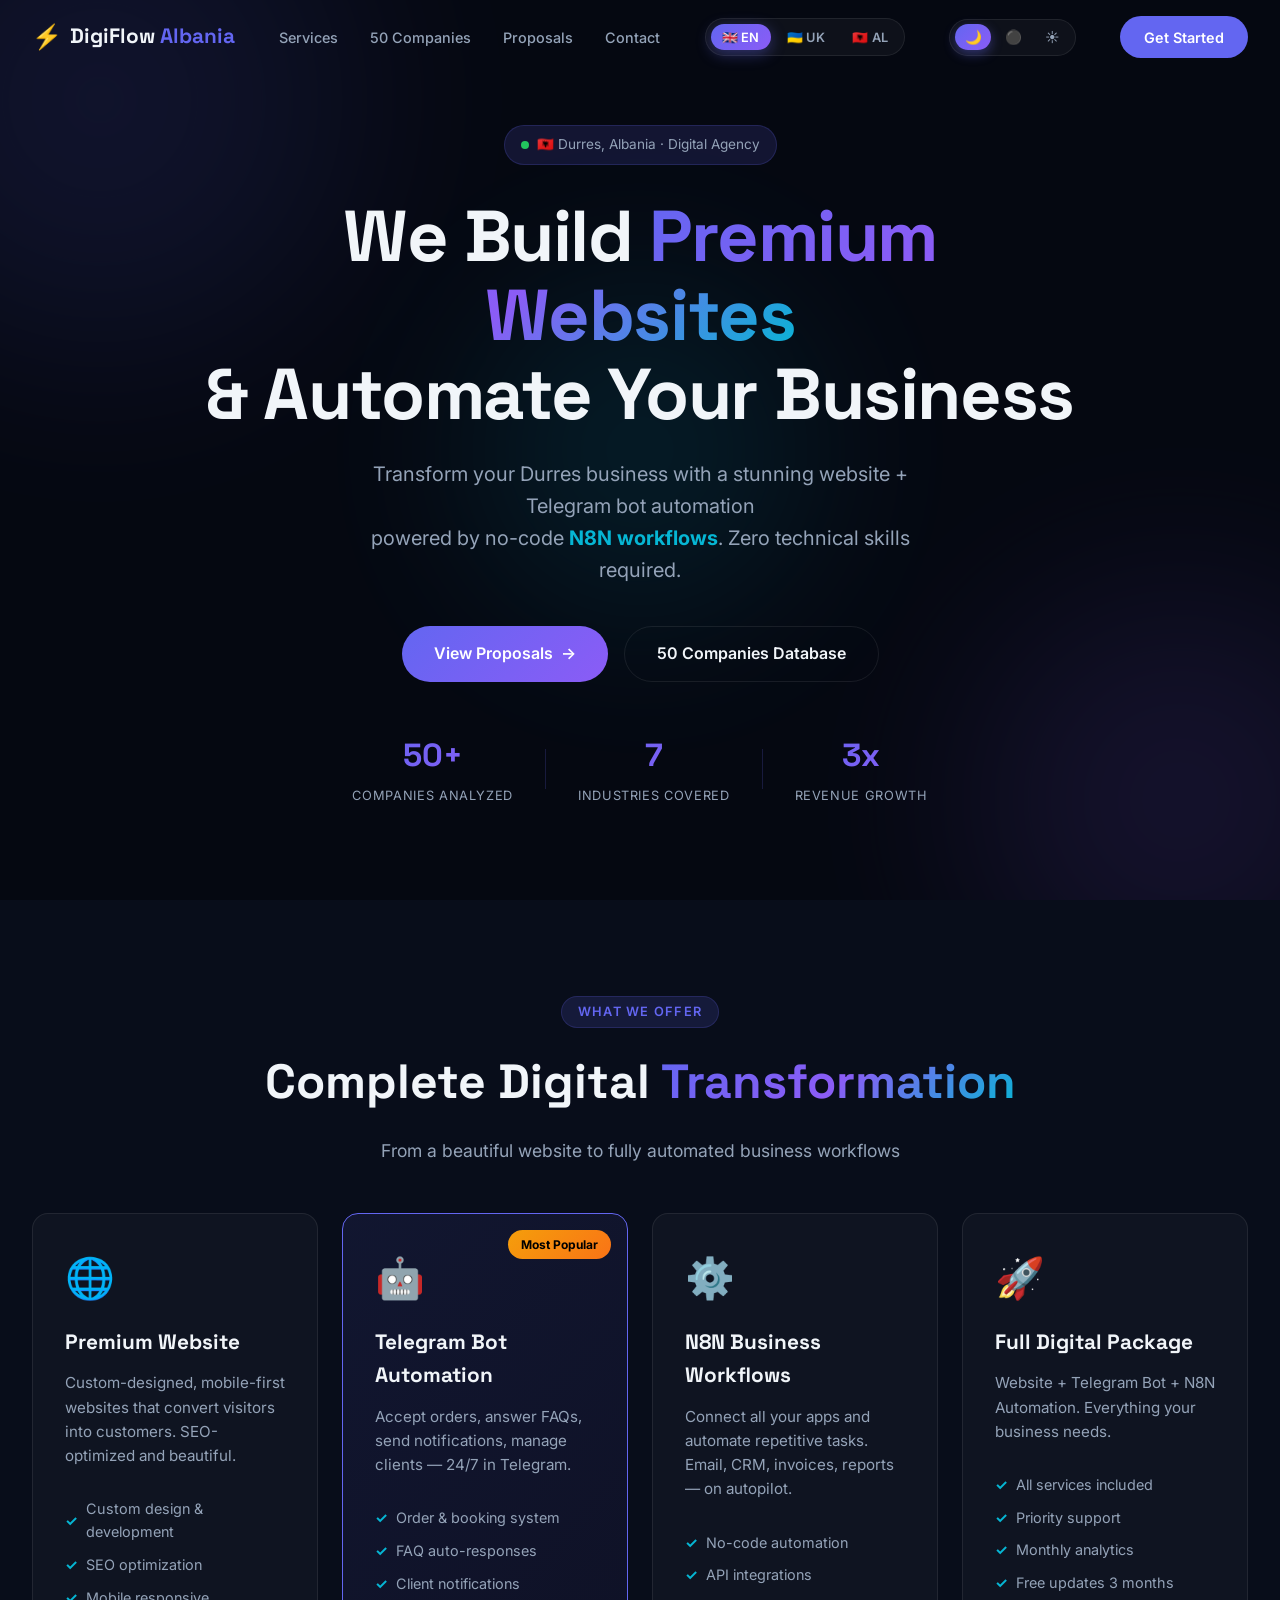
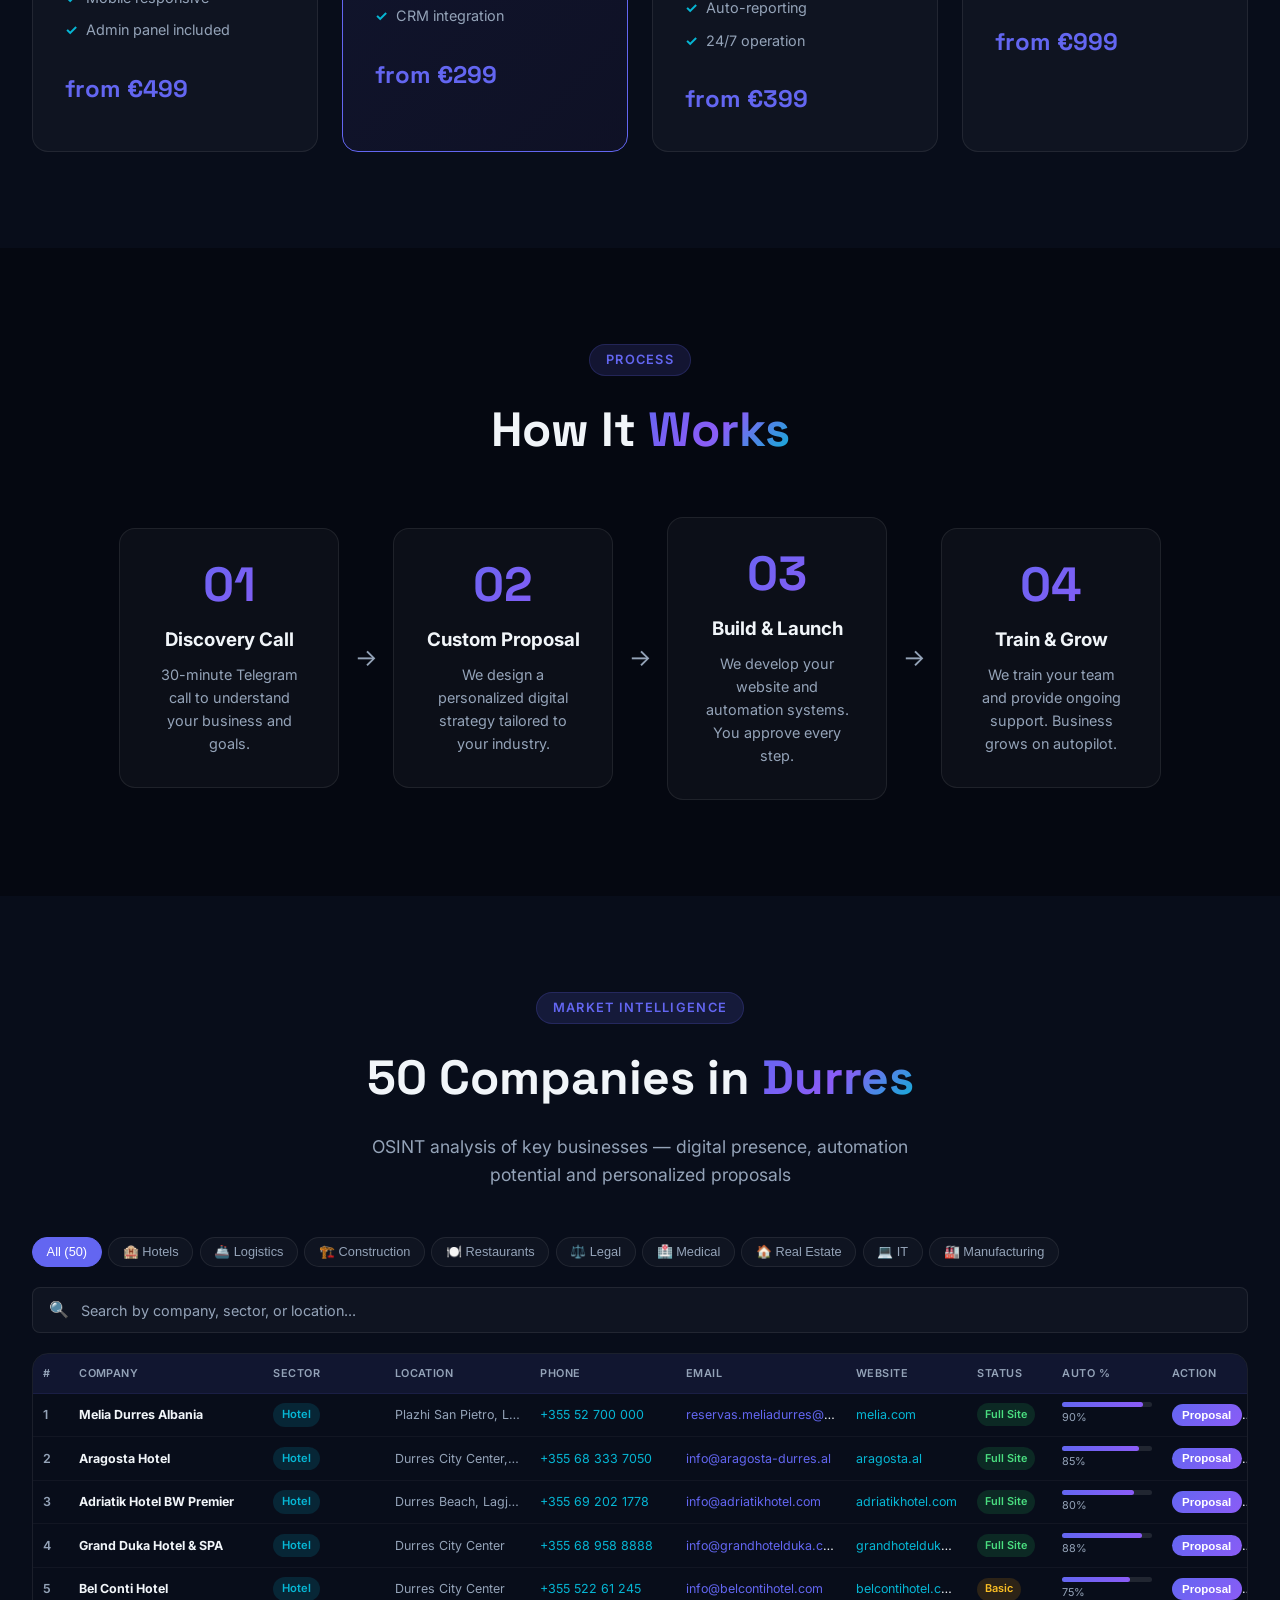
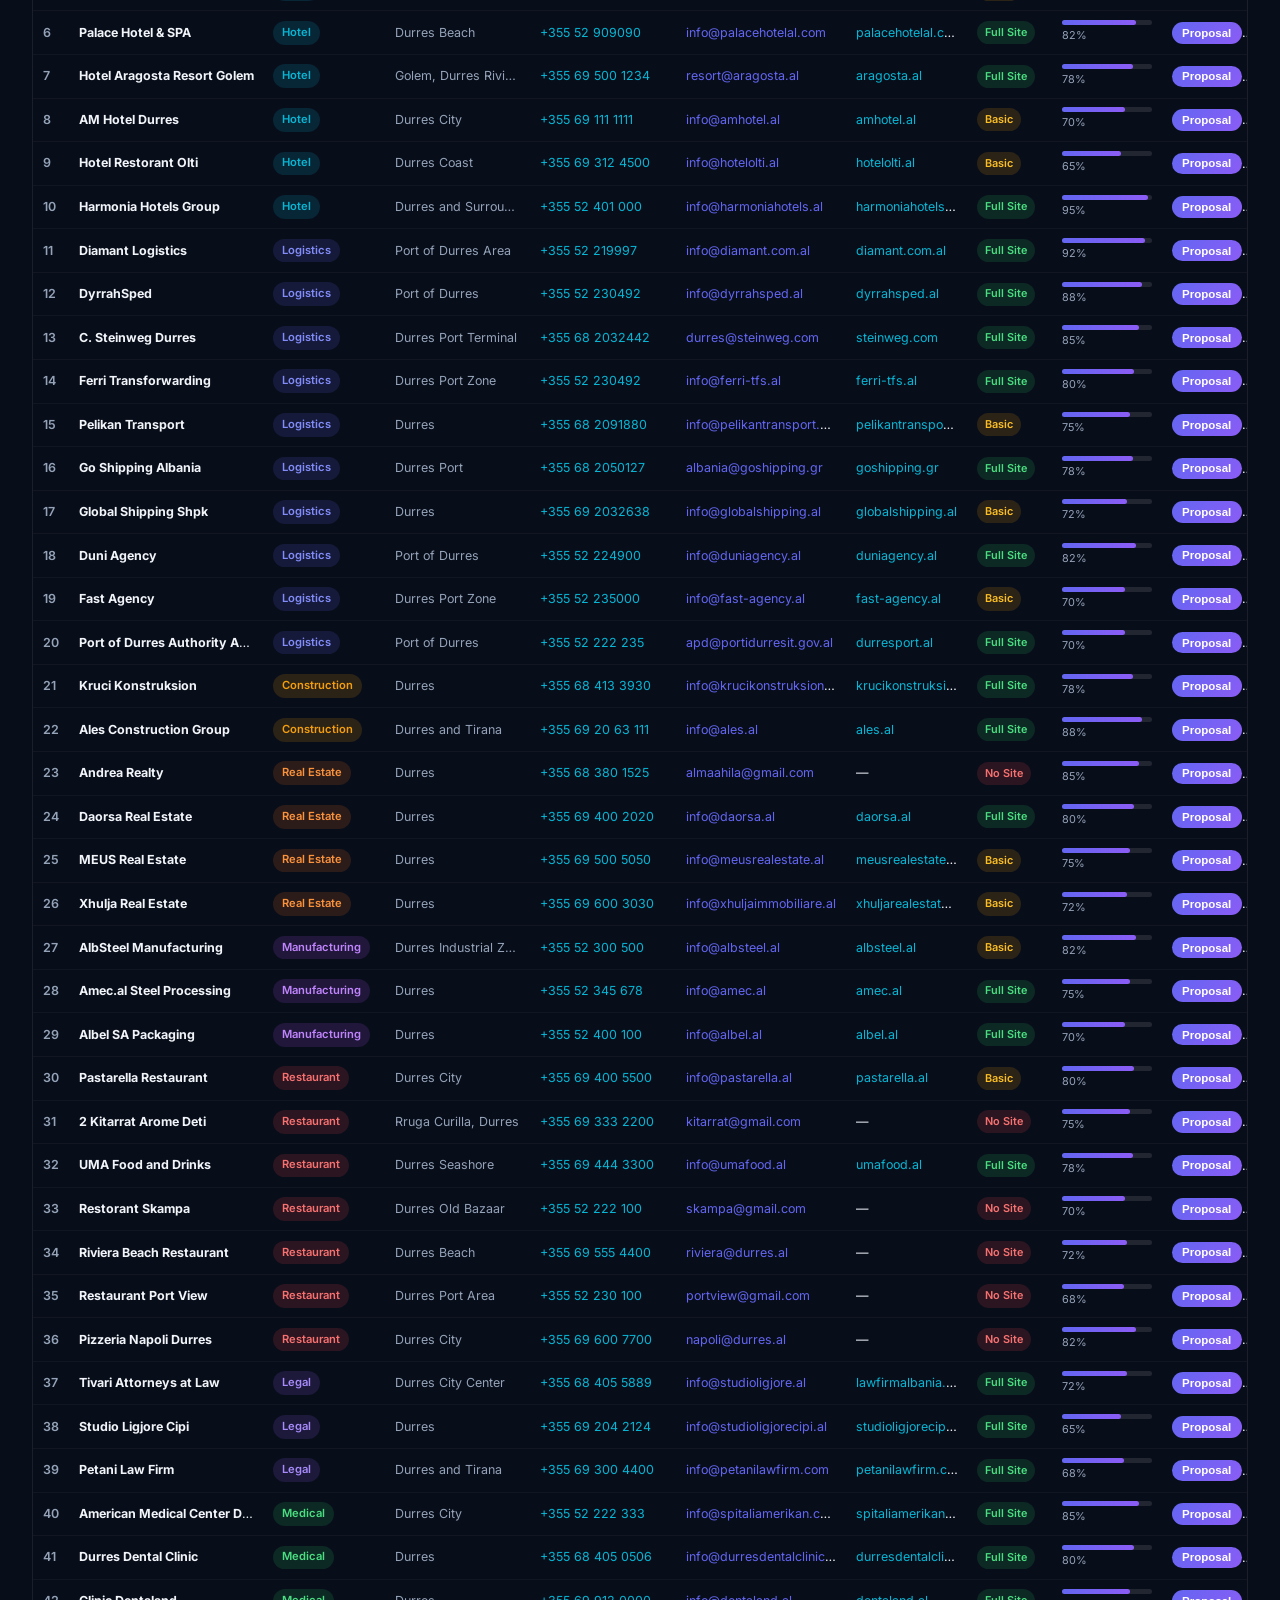
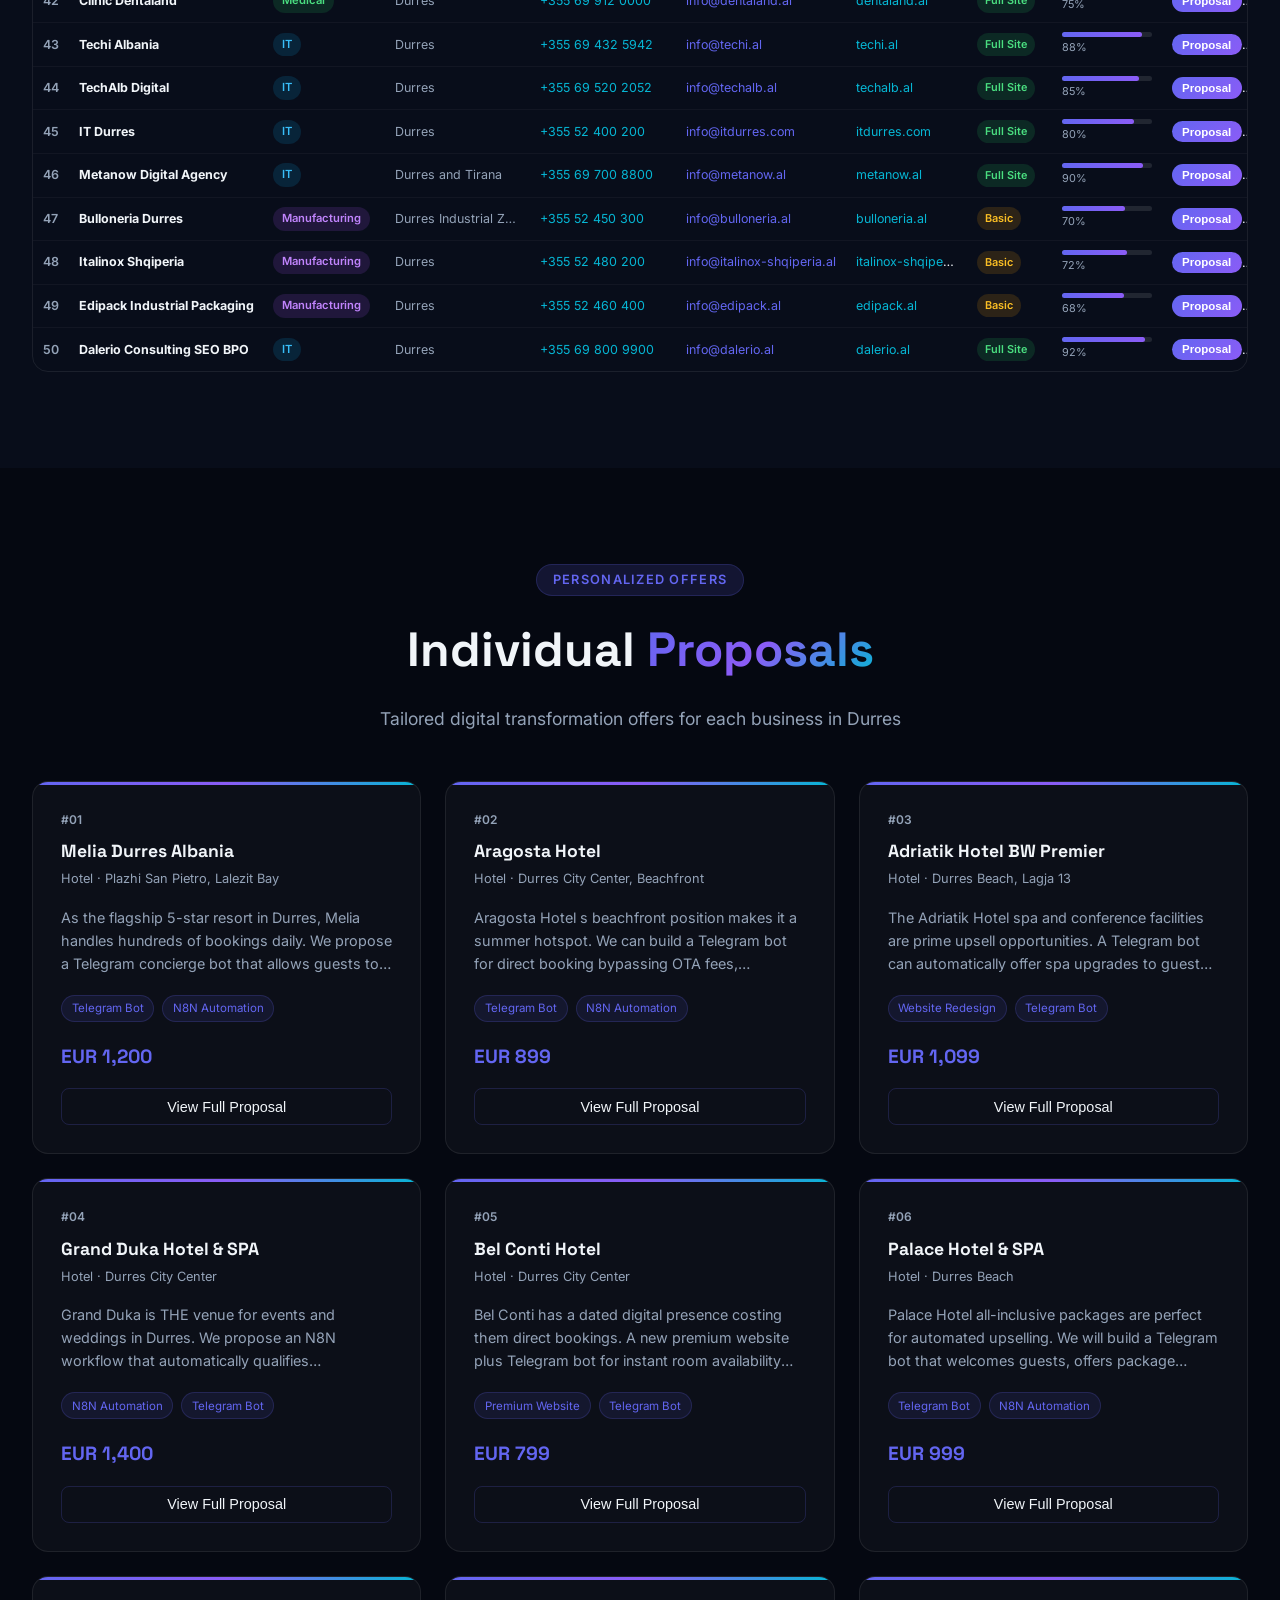
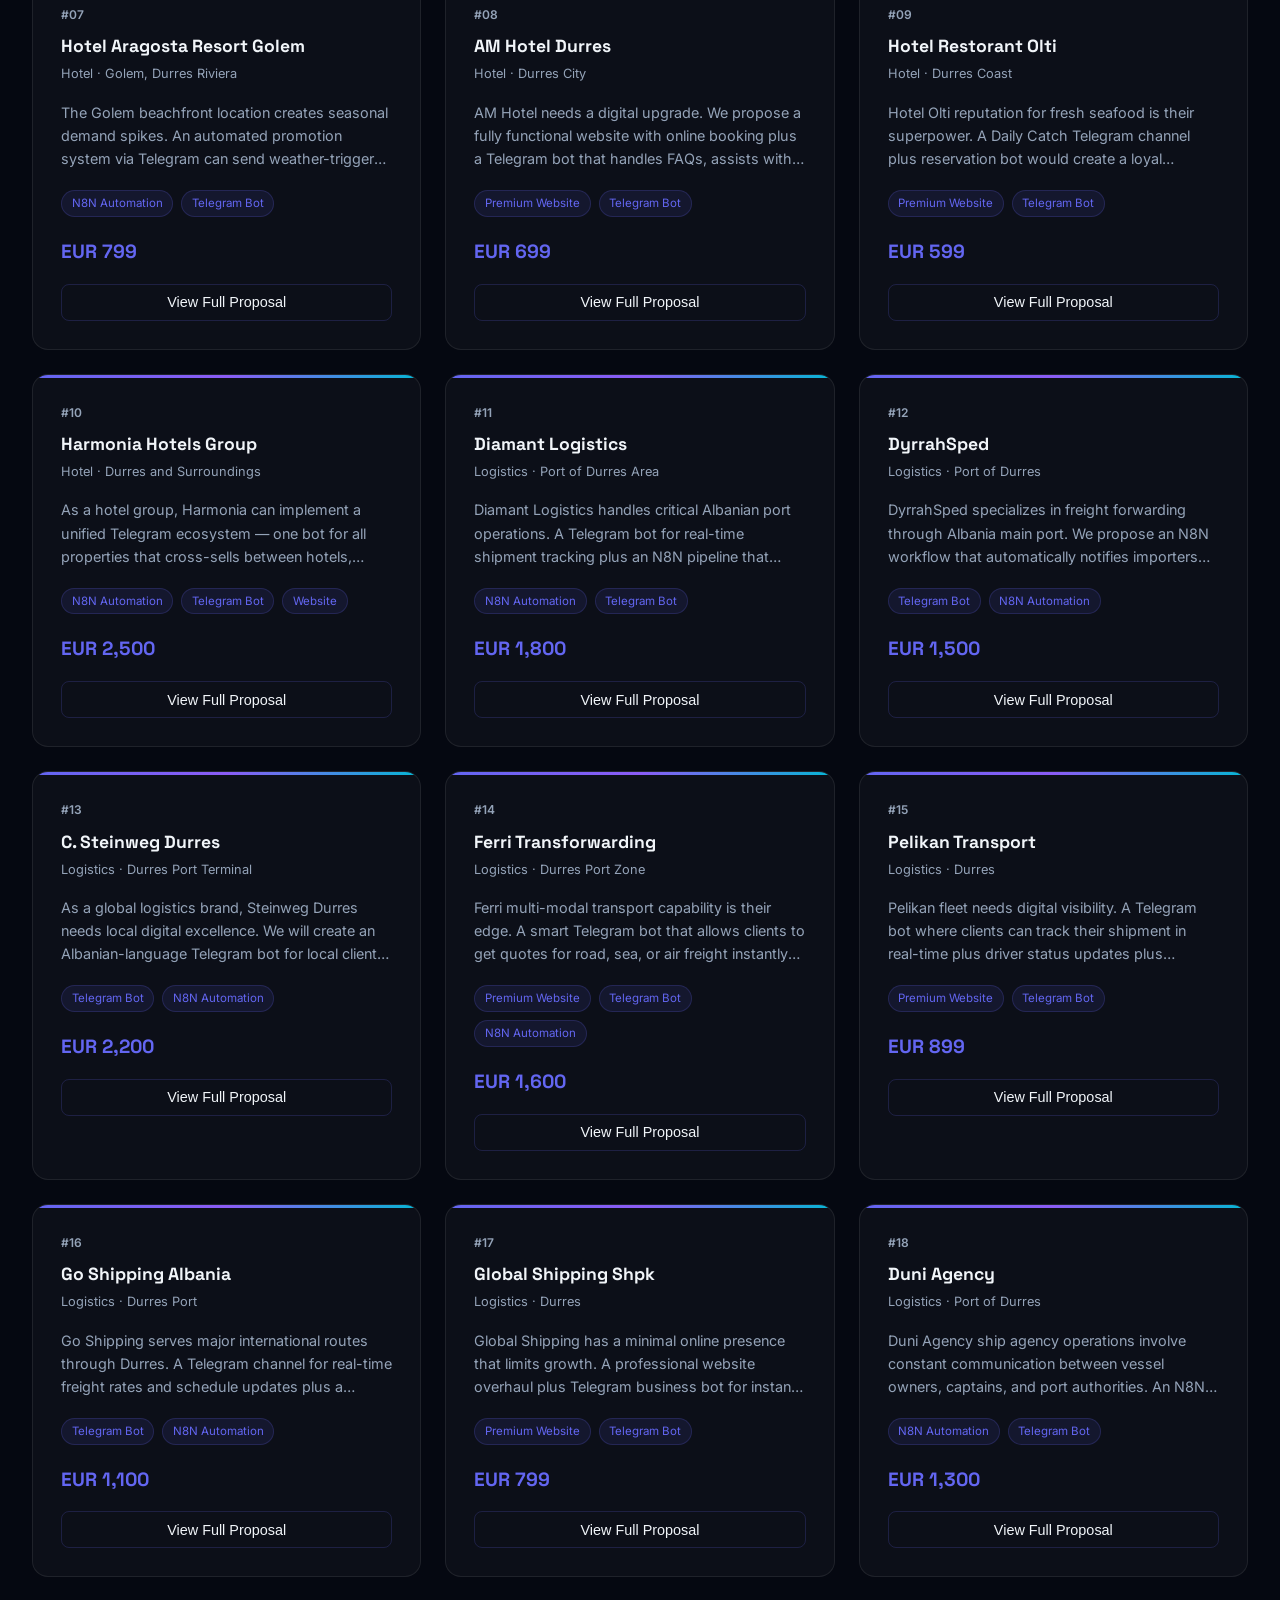
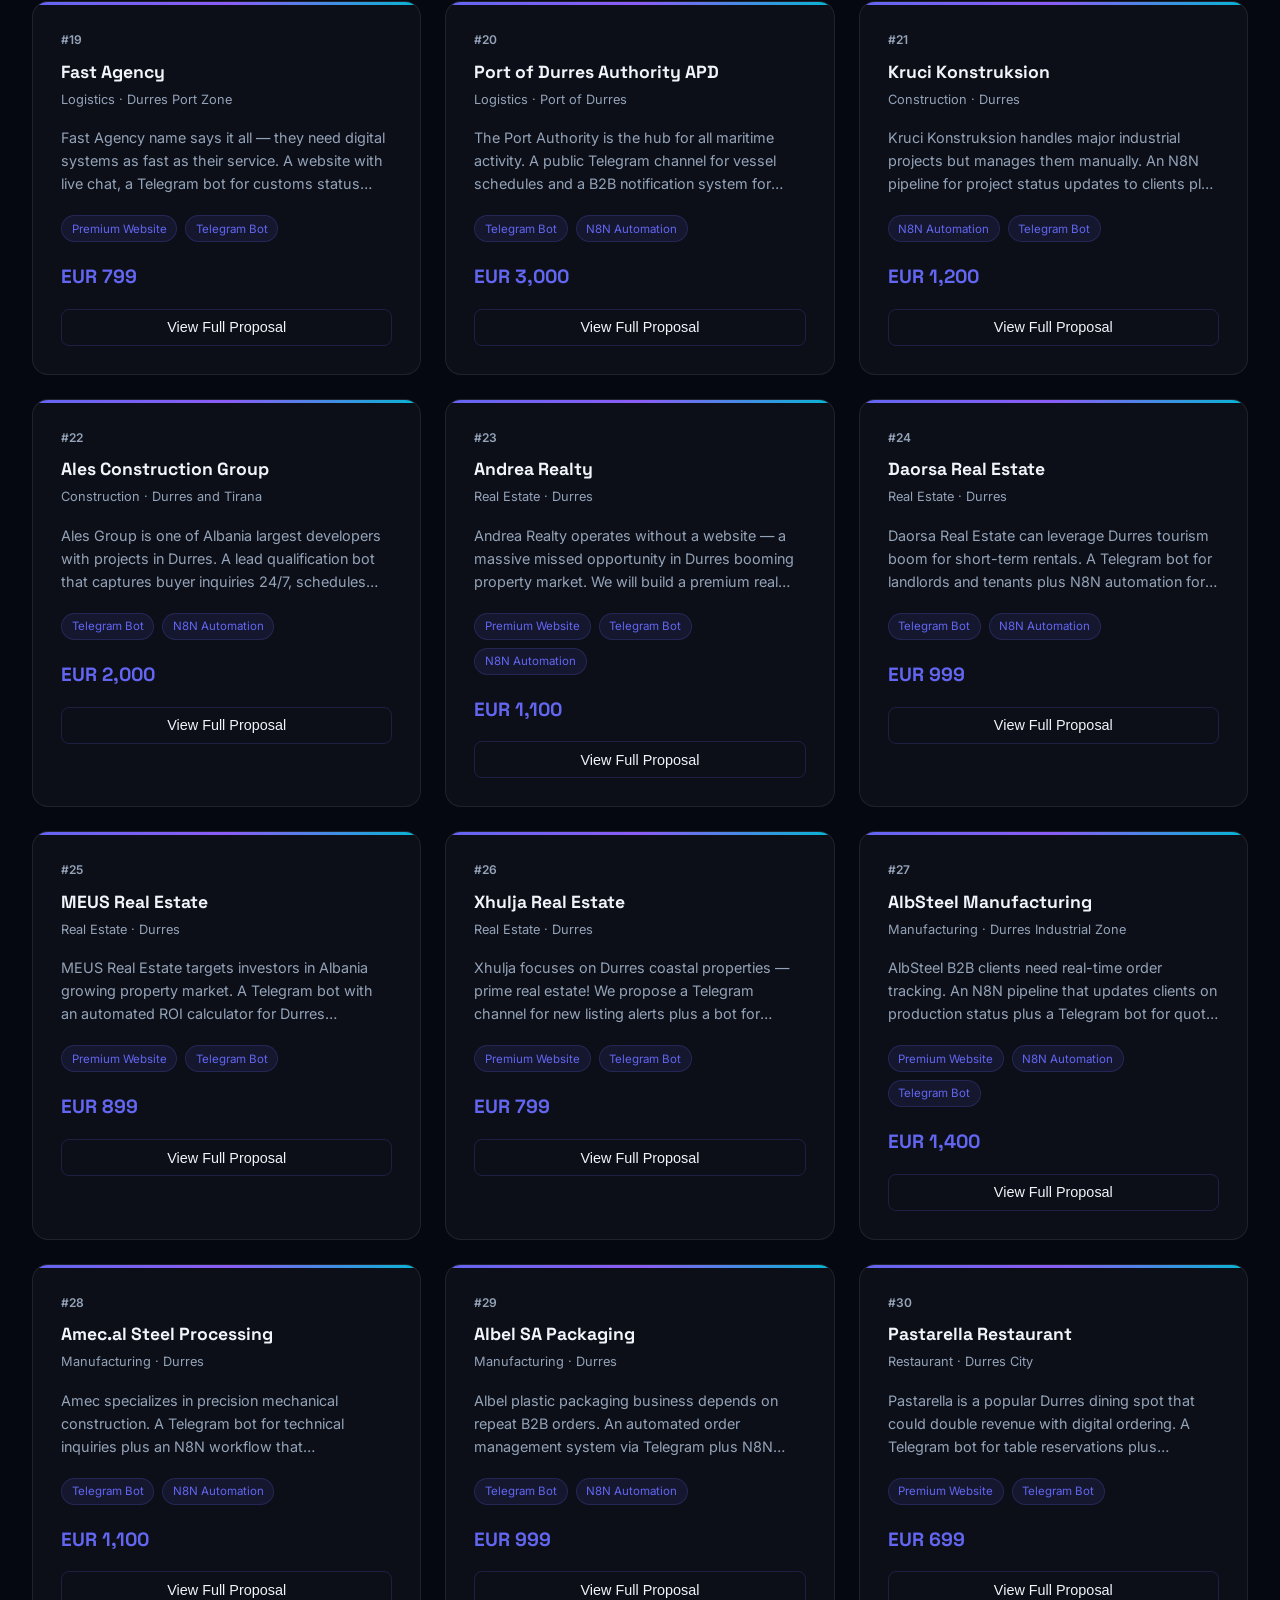
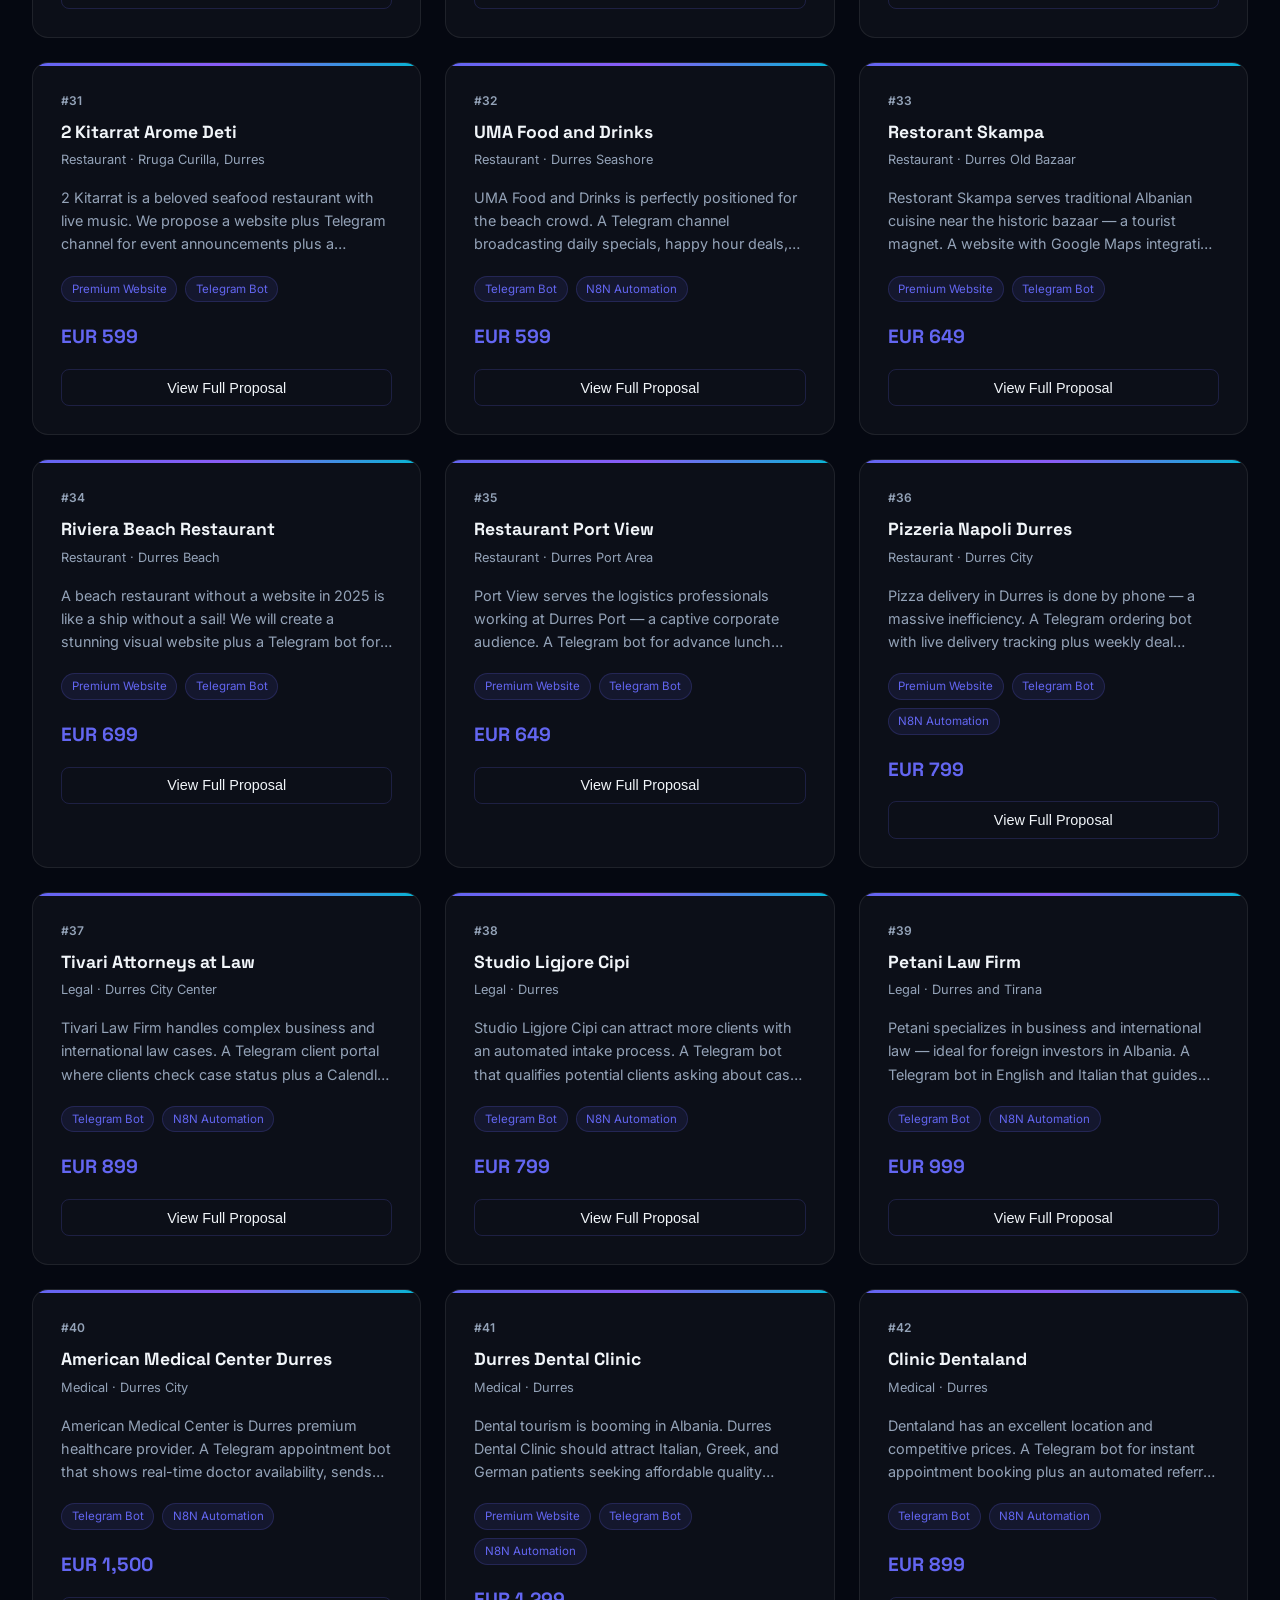
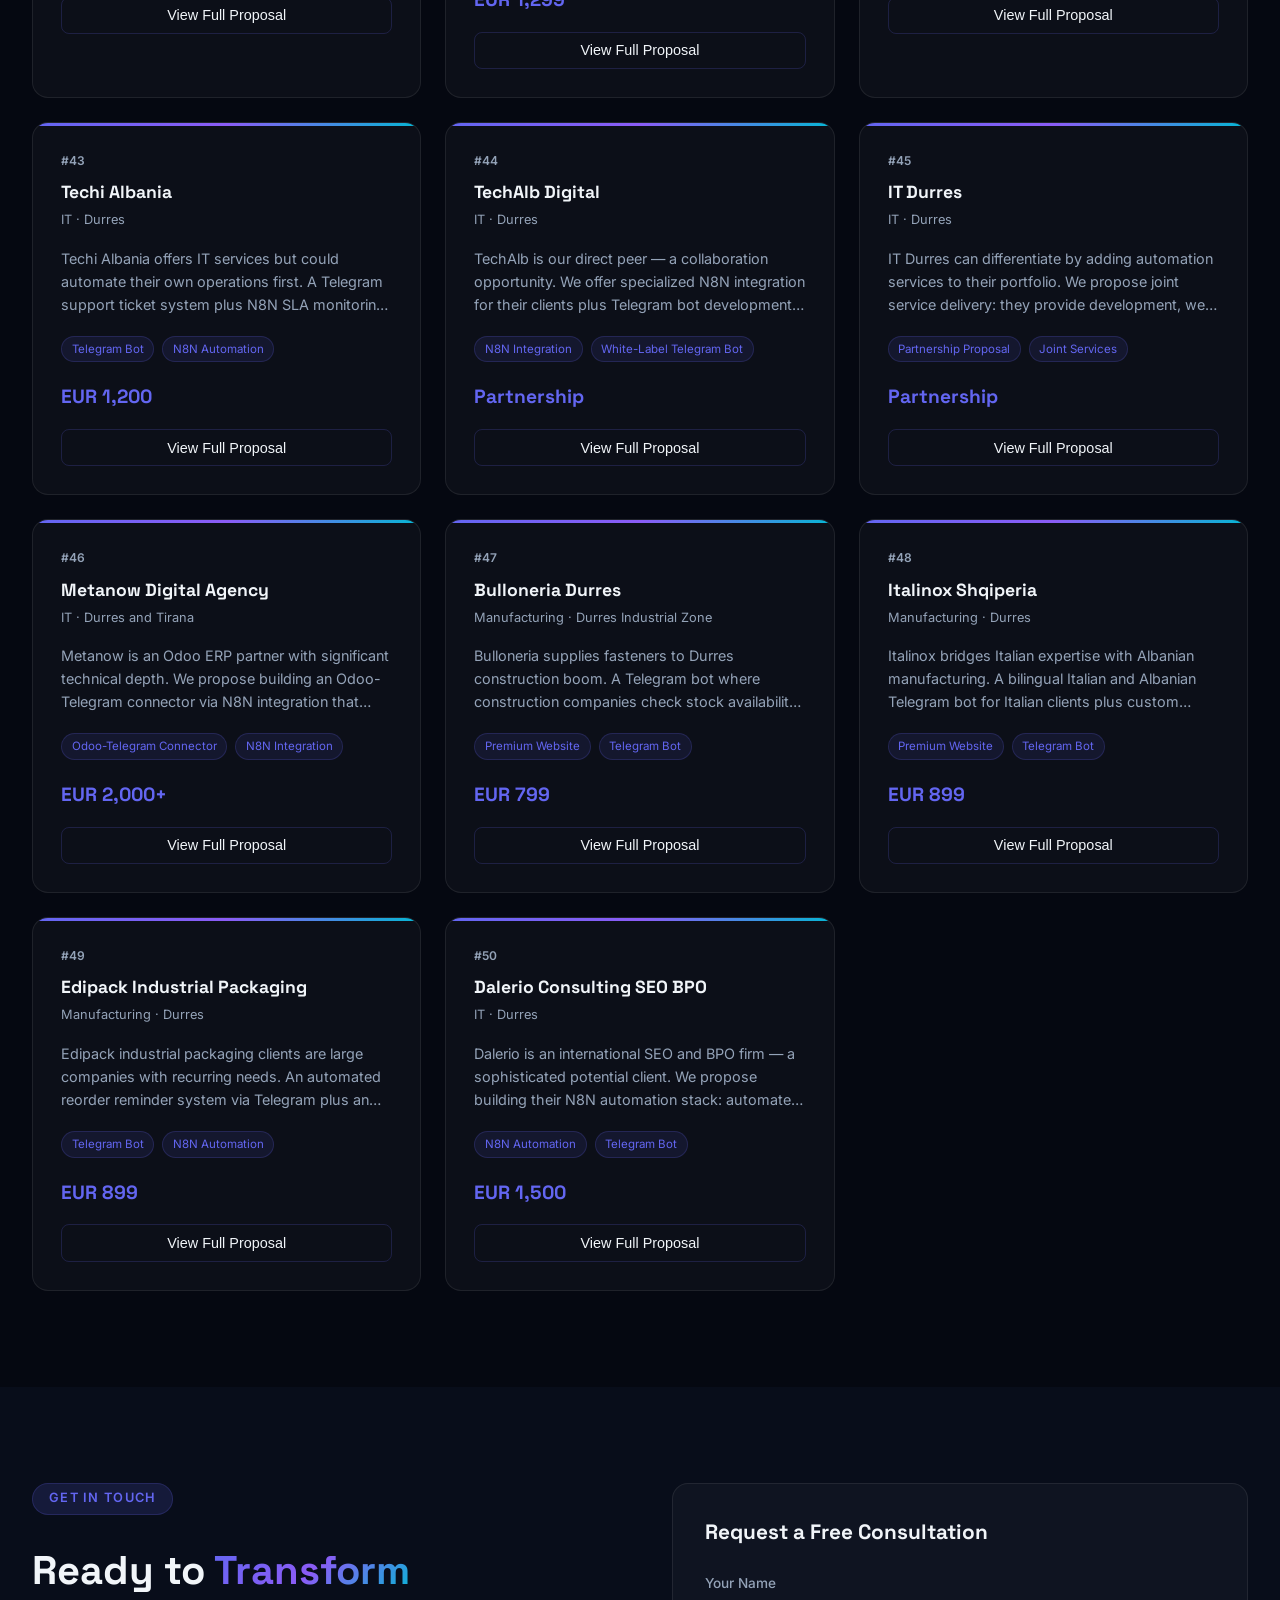
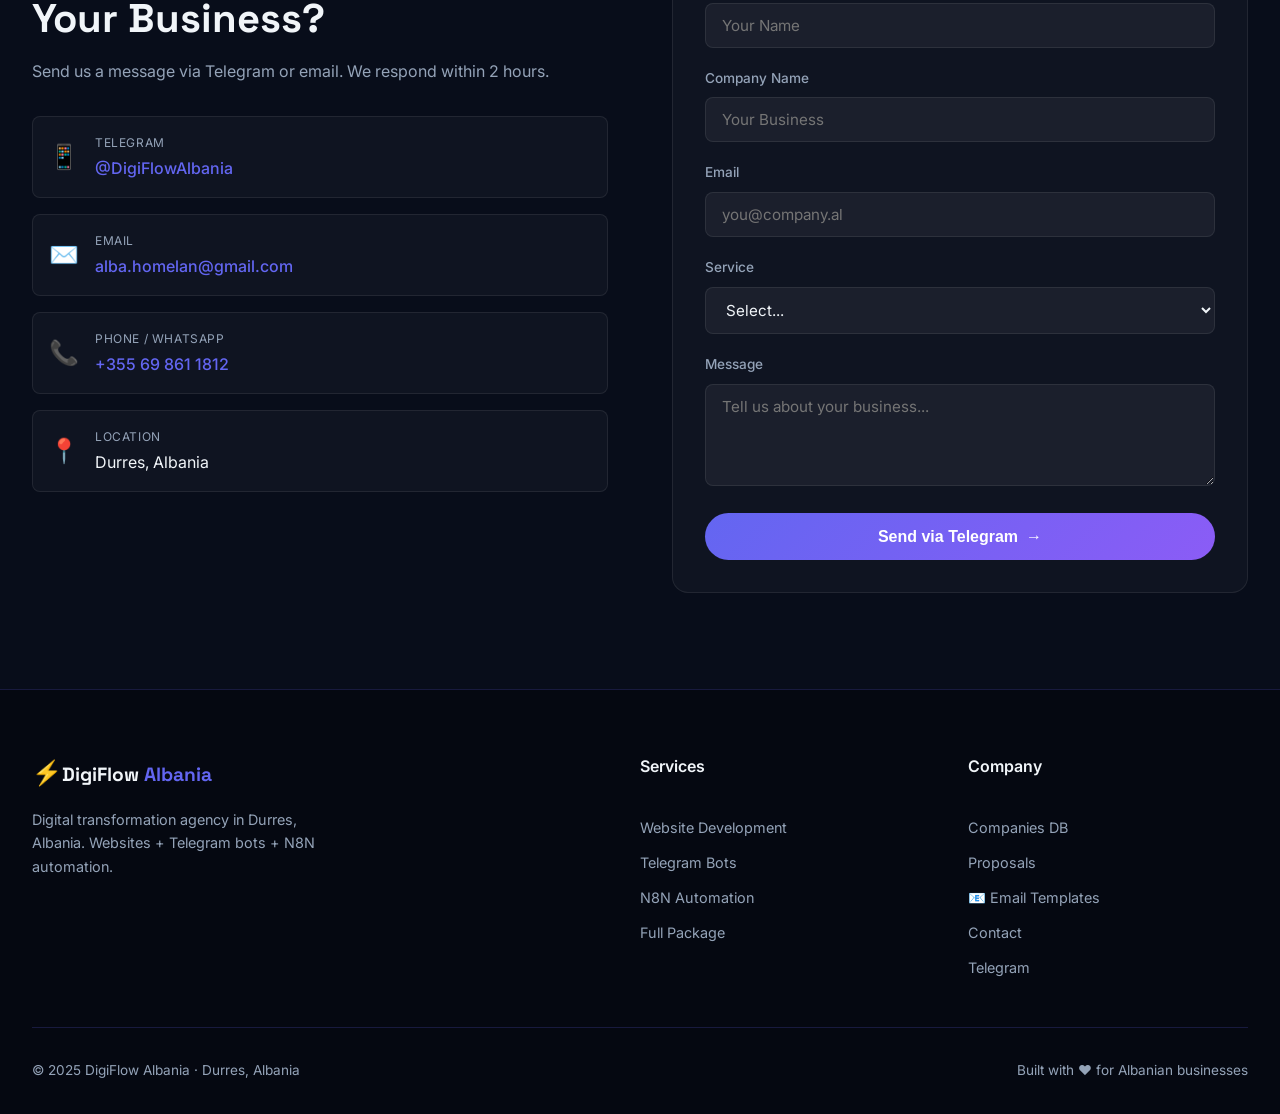
<file: index.html>
<!DOCTYPE html>
<html lang="en">
<head>
  <meta charset="UTF-8" />
  <meta name="viewport" content="width=device-width, initial-scale=1.0" />
  <title>DigiFlow Albania — Digital Transformation Agency | Durres</title>
  <meta name="description" content="Premium web development and business automation agency in Durres, Albania. Websites + Telegram bots + N8N no-code automation." />
  <link rel="preconnect" href="https://fonts.googleapis.com" />
  <link href="https://fonts.googleapis.com/css2?family=Inter:wght@300;400;500;600;700;800;900&family=Space+Grotesk:wght@400;500;600;700&display=swap" rel="stylesheet" />
  <link rel="stylesheet" href="style.css" />
</head>
<body>
<nav class="navbar" id="navbar">
  <div class="nav-container">
    <div class="nav-logo">
      <span class="logo-icon">⚡</span>
      <span class="logo-text">DigiFlow <span class="logo-accent">Albania</span></span>
    </div>
    <div class="nav-links">
      <a href="#services" id="nav-services" data-i18n="nav_services">Services</a>
      <a href="#companies" id="nav-companies" data-i18n="nav_companies">50 Companies</a>
      <a href="#proposals" id="nav-proposals" data-i18n="nav_proposals">Proposals</a>
      <a href="#contact" id="nav-contact" data-i18n="nav_contact">Contact</a>
    </div>
    <div class="lang-switcher" id="lang-switcher">
      <button class="lang-btn active" data-lang="en" id="lang-en" title="English">🇬🇧 EN</button>
      <button class="lang-btn" data-lang="uk" id="lang-uk" title="Ukrainian">🇺🇦 UK</button>
      <button class="lang-btn" data-lang="al" id="lang-al" title="Albanian">🇦🇱 AL</button>
    </div>
    <div class="theme-switcher" id="theme-switcher">
      <button class="theme-btn active" data-theme="dark" id="theme-dark" title="Dark">🌙</button>
      <button class="theme-btn" data-theme="black" id="theme-black" title="Black">⚫</button>
      <button class="theme-btn" data-theme="light" id="theme-light" title="Light">☀️</button>
    </div>
    <a href="#contact" class="nav-cta" id="nav-cta" data-i18n="nav_cta">Get Started</a>
  </div>
</nav>
<section class="hero" id="hero">
  <div class="hero-bg">
    <div class="hero-orb hero-orb-1"></div>
    <div class="hero-orb hero-orb-2"></div>
    <div class="hero-orb hero-orb-3"></div>
  </div>
  <div class="hero-content">
    <div class="hero-badge"><span class="badge-dot"></span><span data-i18n="hero_badge">🇦🇱 Durres, Albania · Digital Agency</span></div>
    <h1 class="hero-title"><span data-i18n="hero_title">We Build</span> <span class="gradient-text" data-i18n="hero_title_accent">Premium Websites</span><br /><span data-i18n="hero_title2">&amp; Automate Your Business</span></h1>
    <p class="hero-subtitle" data-i18n="hero_sub">Transform your Durres business with a stunning website + Telegram bot automation<br />powered by no-code <strong>N8N workflows</strong>. Zero technical skills required.</p>
    <div class="hero-actions">
      <a href="#proposals" class="btn-primary" id="hero-proposals-btn"><span data-i18n="btn_proposals">View Proposals</span> <span class="btn-arrow">→</span></a>
      <a href="#companies" class="btn-ghost" id="hero-companies-btn" data-i18n="btn_companies">50 Companies Database</a>
    </div>
    <div class="hero-stats">
      <div class="stat"><span class="stat-num">50+</span><span class="stat-label" data-i18n="stat1">Companies Analyzed</span></div>
      <div class="stat-divider"></div>
      <div class="stat"><span class="stat-num">7</span><span class="stat-label" data-i18n="stat2">Industries Covered</span></div>
      <div class="stat-divider"></div>
      <div class="stat"><span class="stat-num">3x</span><span class="stat-label" data-i18n="stat3">Revenue Growth</span></div>
    </div>
  </div>
</section>
<section class="services" id="services">
  <div class="container">
    <div class="section-header">
      <span class="section-tag">What We Offer</span>
      <h2>Complete Digital <span class="gradient-text">Transformation</span></h2>
      <p>From a beautiful website to fully automated business workflows</p>
    </div>
    <div class="services-grid">
      <div class="service-card" id="svc-website"><div class="service-icon">🌐</div><h3>Premium Website</h3><p>Custom-designed, mobile-first websites that convert visitors into customers. SEO-optimized and beautiful.</p><ul class="service-features"><li>Custom design & development</li><li>SEO optimization</li><li>Mobile responsive</li><li>Admin panel included</li></ul><div class="service-price">from €499</div></div>
      <div class="service-card service-featured" id="svc-telegram"><div class="service-badge-featured">Most Popular</div><div class="service-icon">🤖</div><h3>Telegram Bot Automation</h3><p>Accept orders, answer FAQs, send notifications, manage clients — 24/7 in Telegram.</p><ul class="service-features"><li>Order & booking system</li><li>FAQ auto-responses</li><li>Client notifications</li><li>CRM integration</li></ul><div class="service-price">from €299</div></div>
      <div class="service-card" id="svc-n8n"><div class="service-icon">⚙️</div><h3>N8N Business Workflows</h3><p>Connect all your apps and automate repetitive tasks. Email, CRM, invoices, reports — on autopilot.</p><ul class="service-features"><li>No-code automation</li><li>API integrations</li><li>Auto-reporting</li><li>24/7 operation</li></ul><div class="service-price">from €399</div></div>
      <div class="service-card" id="svc-bundle"><div class="service-icon">🚀</div><h3>Full Digital Package</h3><p>Website + Telegram Bot + N8N Automation. Everything your business needs.</p><ul class="service-features"><li>All services included</li><li>Priority support</li><li>Monthly analytics</li><li>Free updates 3 months</li></ul><div class="service-price">from €999</div></div>
    </div>
  </div>
</section>
<section class="how-it-works" id="how-it-works">
  <div class="container">
    <div class="section-header"><span class="section-tag">Process</span><h2>How It <span class="gradient-text">Works</span></h2></div>
    <div class="steps-grid">
      <div class="step" id="step-1"><div class="step-num">01</div><h3>Discovery Call</h3><p>30-minute Telegram call to understand your business and goals.</p></div>
      <div class="step-arrow">→</div>
      <div class="step" id="step-2"><div class="step-num">02</div><h3>Custom Proposal</h3><p>We design a personalized digital strategy tailored to your industry.</p></div>
      <div class="step-arrow">→</div>
      <div class="step" id="step-3"><div class="step-num">03</div><h3>Build & Launch</h3><p>We develop your website and automation systems. You approve every step.</p></div>
      <div class="step-arrow">→</div>
      <div class="step" id="step-4"><div class="step-num">04</div><h3>Train & Grow</h3><p>We train your team and provide ongoing support. Business grows on autopilot.</p></div>
    </div>
  </div>
</section>
<section class="companies-section" id="companies">
  <div class="container">
    <div class="section-header"><span class="section-tag">Market Intelligence</span><h2>50 Companies in <span class="gradient-text">Durres</span></h2><p>OSINT analysis of key businesses — digital presence, automation potential and personalized proposals</p></div>
    <div class="filter-bar" id="filter-bar">
      <button class="filter-btn active" data-filter="all" id="filter-all">All (50)</button>
      <button class="filter-btn" data-filter="hotel" id="filter-hotel">🏨 Hotels</button>
      <button class="filter-btn" data-filter="logistics" id="filter-logistics">🚢 Logistics</button>
      <button class="filter-btn" data-filter="construction" id="filter-construction">🏗️ Construction</button>
      <button class="filter-btn" data-filter="restaurant" id="filter-restaurant">🍽️ Restaurants</button>
      <button class="filter-btn" data-filter="legal" id="filter-legal">⚖️ Legal</button>
      <button class="filter-btn" data-filter="medical" id="filter-medical">🏥 Medical</button>
      <button class="filter-btn" data-filter="realestate" id="filter-realestate">🏠 Real Estate</button>
      <button class="filter-btn" data-filter="it" id="filter-it">💻 IT</button>
      <button class="filter-btn" data-filter="manufacturing" id="filter-manufacturing">🏭 Manufacturing</button>
    </div>
    <div class="search-bar"><span class="search-icon">🔍</span><input type="text" id="company-search" placeholder="Search by company, sector, or location..." /></div>
    <div class="table-wrapper">
      <table class="companies-table" id="companies-table">
        <thead><tr>
          <th class="col-num">#</th>
          <th class="col-name">Company</th>
          <th class="col-sector">Sector</th>
          <th class="col-location">Location</th>
          <th class="col-phone">Phone</th>
          <th class="col-email">Email</th>
          <th class="col-site">Website</th>
          <th class="col-status">Status</th>
          <th class="col-potential">Auto %</th>
          <th class="col-action">Action</th>
        </tr></thead>
        <tbody id="companies-tbody"></tbody>
      </table>
    </div>
  </div>
</section>
<section class="proposals-section" id="proposals">
  <div class="container">
    <div class="section-header"><span class="section-tag">Personalized Offers</span><h2>Individual <span class="gradient-text">Proposals</span></h2><p>Tailored digital transformation offers for each business in Durres</p></div>
    <div class="proposals-grid" id="proposals-grid"></div>
  </div>
</section>
<div class="modal-overlay" id="modal-overlay">
  <div class="modal" id="proposal-modal">
    <button class="modal-close" id="modal-close">✕</button>
    <div class="modal-content" id="modal-content"></div>
  </div>
</div>
<section class="contact-section" id="contact">
  <div class="container">
    <div class="contact-wrapper">
      <div class="contact-info">
        <span class="section-tag">Get In Touch</span>
        <h2>Ready to <span class="gradient-text">Transform</span><br />Your Business?</h2>
        <p>Send us a message via Telegram or email. We respond within 2 hours.</p>
        <div class="contact-details">
          <div class="contact-item" id="contact-telegram"><span class="contact-icon">📱</span><div><span class="contact-label">Telegram</span><a href="https://t.me/DigiFlowAlbania" target="_blank">@DigiFlowAlbania</a></div></div>
          <div class="contact-item" id="contact-email"><span class="contact-icon">✉️</span><div><span class="contact-label">Email</span><a href="mailto:alba.homelan@gmail.com">alba.homelan@gmail.com</a></div></div>
          <div class="contact-item" id="contact-phone"><span class="contact-icon">📞</span><div><span class="contact-label">Phone / WhatsApp</span><a href="tel:+355698611812">+355 69 861 1812</a></div></div>
          <div class="contact-item" id="contact-location"><span class="contact-icon">📍</span><div><span class="contact-label">Location</span><span>Durres, Albania</span></div></div>
        </div>
      </div>
      <div class="contact-form-wrapper">
        <form class="contact-form" id="contact-form">
          <h3>Request a Free Consultation</h3>
          <div class="form-group"><label for="form-name">Your Name</label><input type="text" id="form-name" placeholder="Your Name" required /></div>
          <div class="form-group"><label for="form-company">Company Name</label><input type="text" id="form-company" placeholder="Your Business" /></div>
          <div class="form-group"><label for="form-email">Email</label><input type="email" id="form-email" placeholder="you@company.al" required /></div>
          <div class="form-group"><label for="form-service">Service</label><select id="form-service"><option value="">Select...</option><option value="website">Website Development</option><option value="telegram">Telegram Bot</option><option value="n8n">N8N Automation</option><option value="full">Full Package</option></select></div>
          <div class="form-group"><label for="form-message">Message</label><textarea id="form-message" placeholder="Tell us about your business..." rows="4"></textarea></div>
          <button type="submit" class="btn-primary btn-full" id="form-submit">Send via Telegram <span class="btn-arrow">→</span></button>
        </form>
      </div>
    </div>
  </div>
</section>
<footer class="footer">
  <div class="container">
    <div class="footer-content">
      <div class="footer-brand"><span class="logo-icon">⚡</span><span class="logo-text">DigiFlow <span class="logo-accent">Albania</span></span><p>Digital transformation agency in Durres, Albania. Websites + Telegram bots + N8N automation.</p></div>
      <div class="footer-links"><h4>Services</h4><a href="#services">Website Development</a><a href="#services">Telegram Bots</a><a href="#services">N8N Automation</a><a href="#services">Full Package</a></div>
      <div class="footer-links"><h4>Company</h4><a href="#companies">Companies DB</a><a href="#proposals">Proposals</a><a href="emails.html">📧 Email Templates</a><a href="#contact">Contact</a><a href="https://t.me/DigiFlowAlbania" target="_blank">Telegram</a></div>
    </div>
    <div class="footer-bottom"><p>© 2025 DigiFlow Albania · Durres, Albania</p><p>Built with ❤️ for Albanian businesses</p></div>
  </div>
</footer>
<!-- SCROLL TO TOP -->
<button class="scroll-top" id="scroll-top" title="Back to top" aria-label="Scroll to top">
  <svg width="20" height="20" viewBox="0 0 24 24" fill="none" stroke="currentColor" stroke-width="2.5" stroke-linecap="round" stroke-linejoin="round"><polyline points="18 15 12 9 6 15"></polyline></svg>
</button>
<script src="app.js"></script>
</body>
</html>
</file>
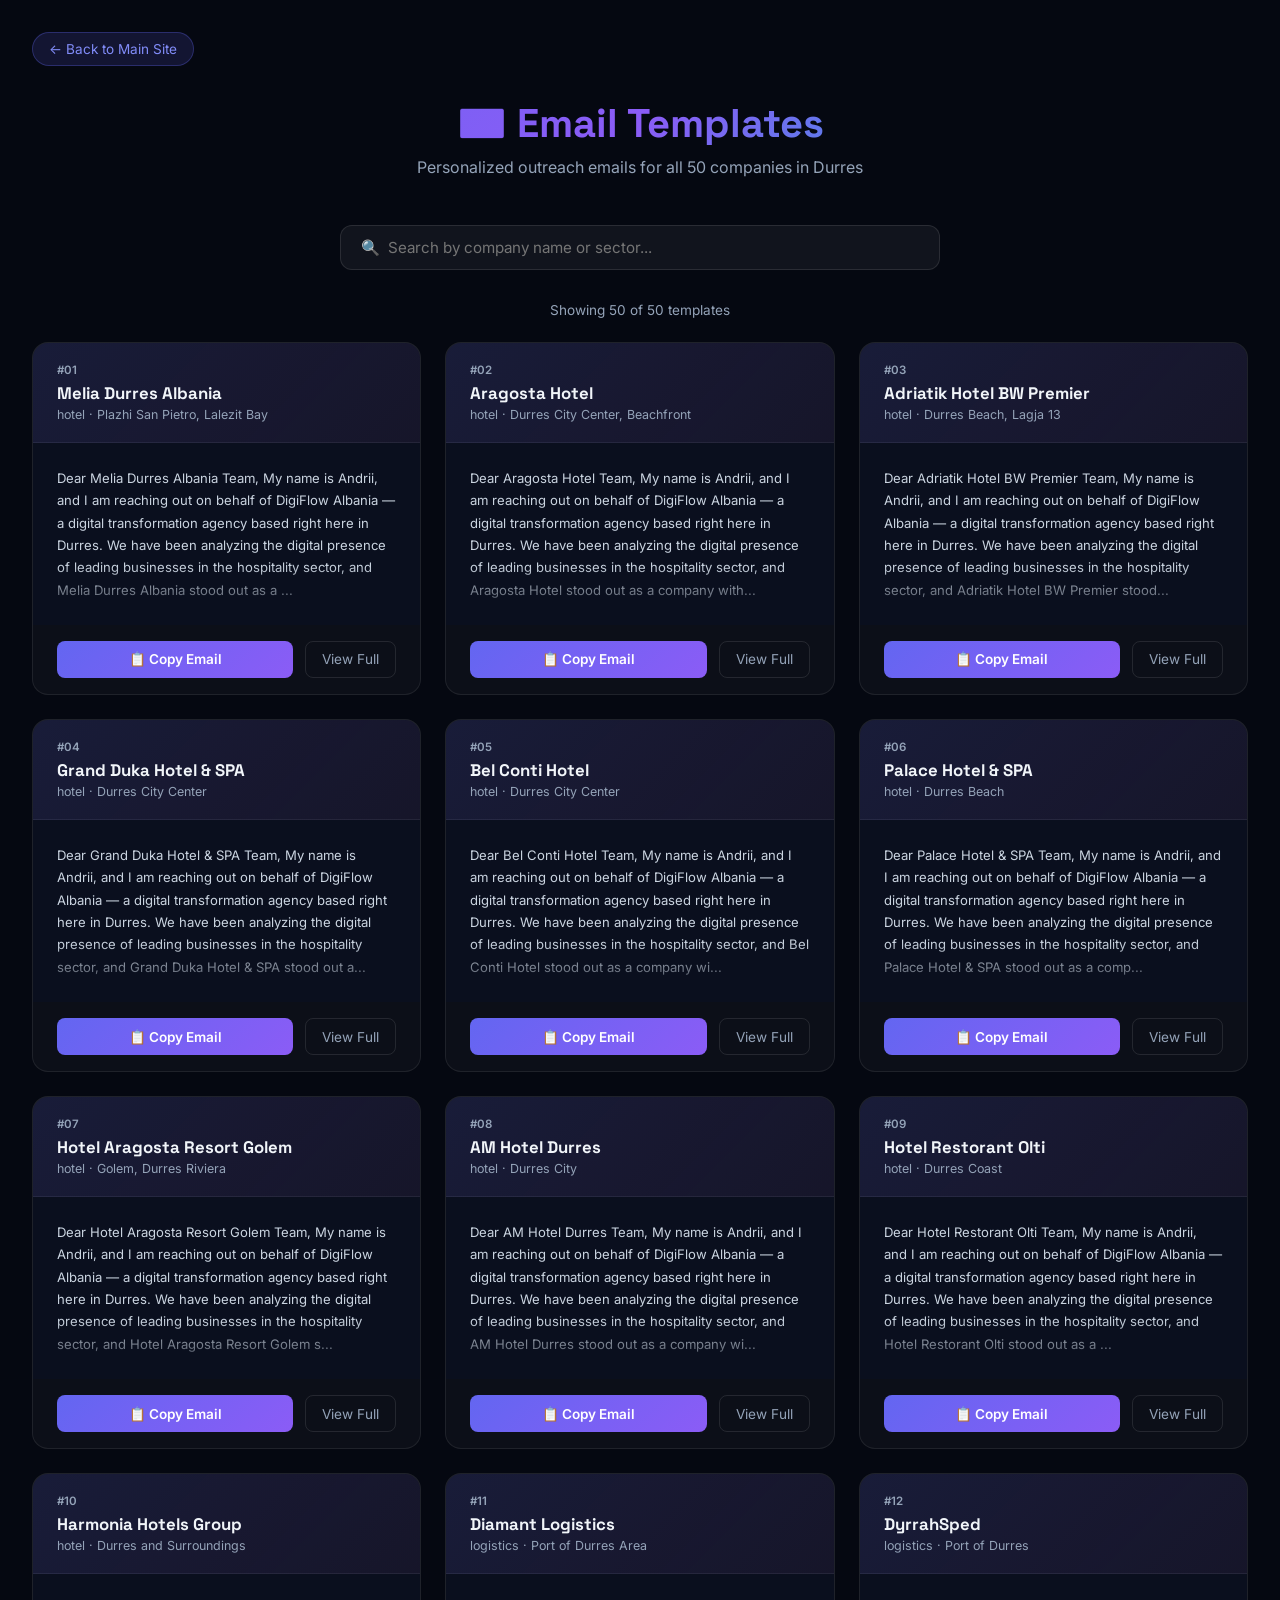
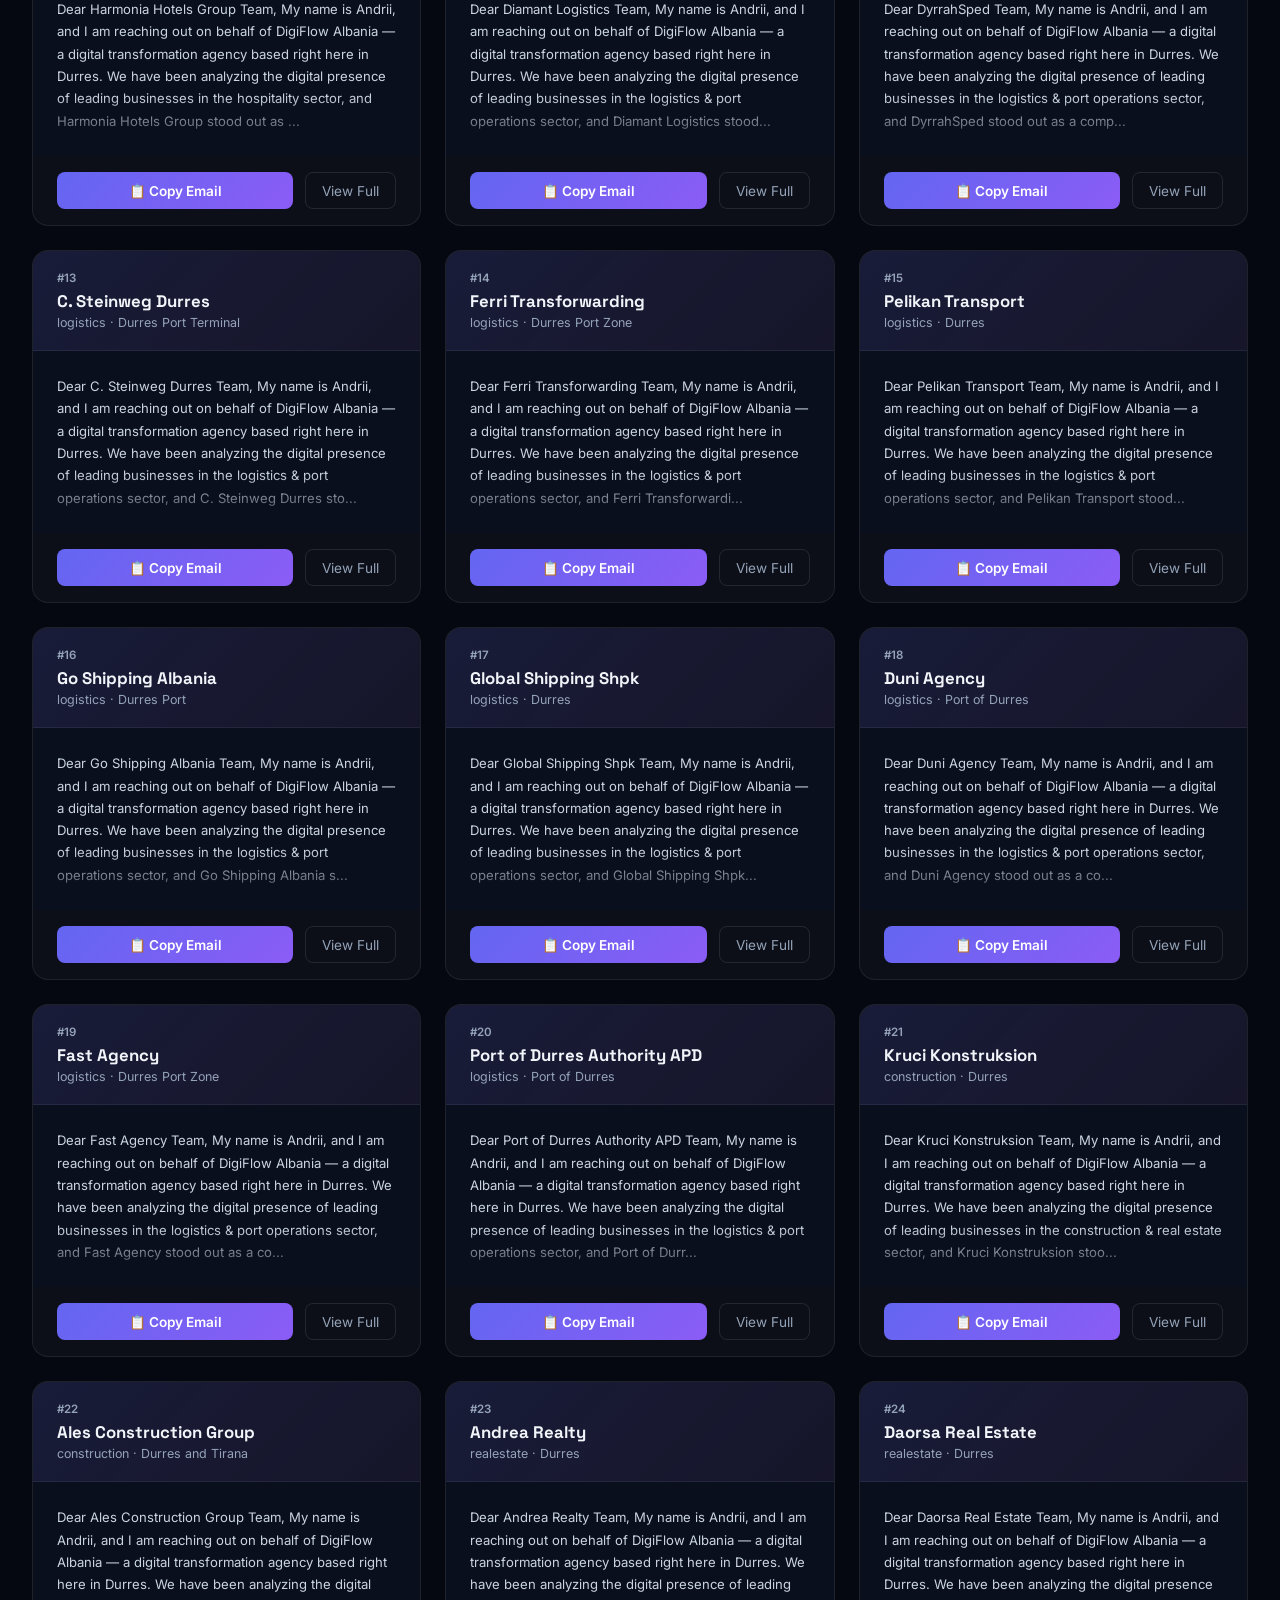
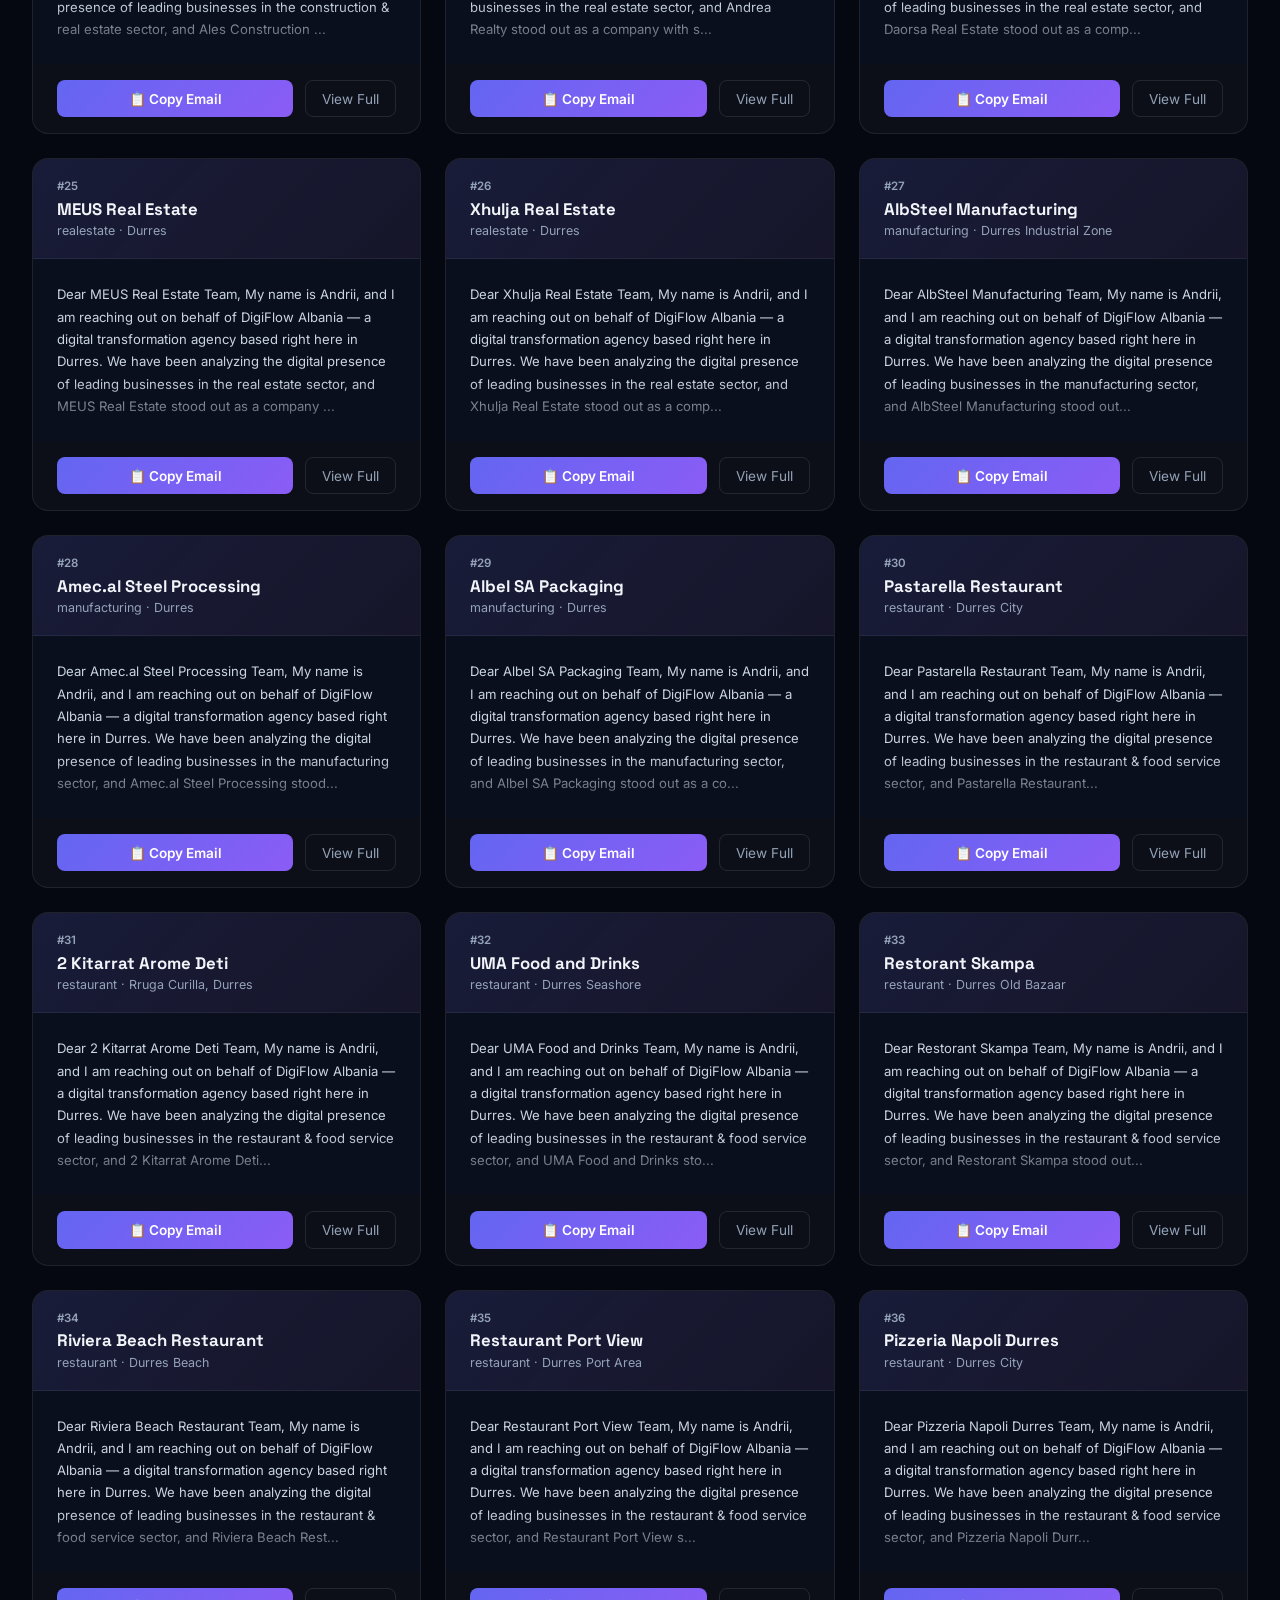
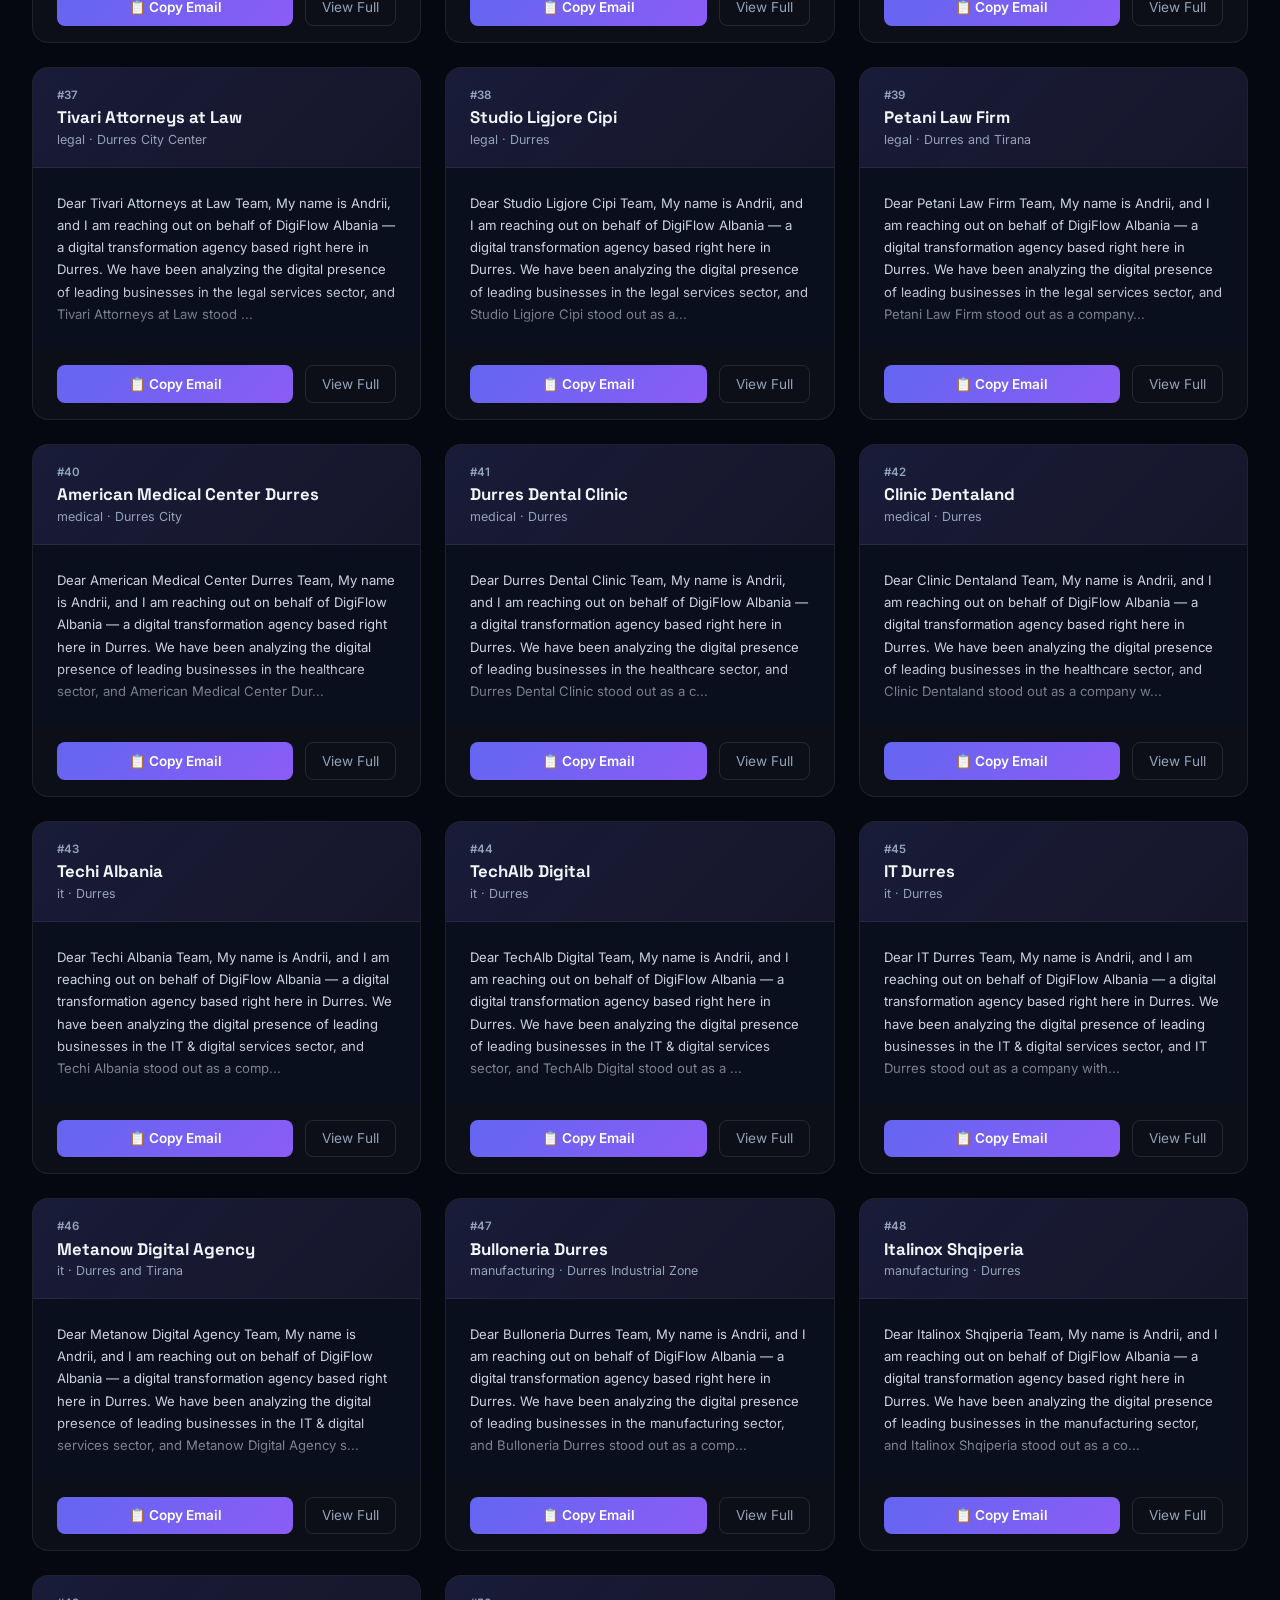
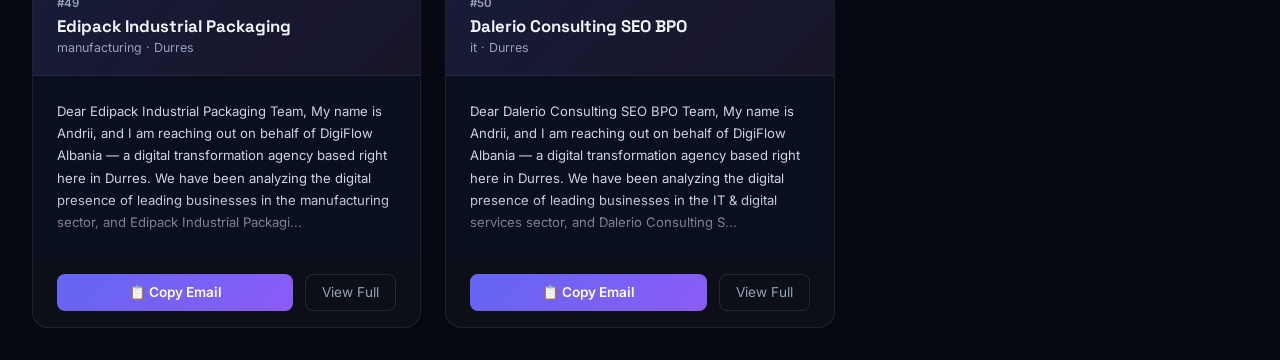
<file: emails.html>
<!DOCTYPE html>
<html lang="en">
<head>
<meta charset="UTF-8"/>
<meta name="viewport" content="width=device-width,initial-scale=1.0"/>
<title>Email Templates — DigiFlow Albania</title>
<link href="https://fonts.googleapis.com/css2?family=Inter:wght@400;500;600;700&family=Space+Grotesk:wght@600;700&display=swap" rel="stylesheet"/>
<style>
*{margin:0;padding:0;box-sizing:border-box;}
body{background:#050811;color:#f1f5f9;font-family:'Inter',sans-serif;min-height:100vh;padding:2rem;}
.header{text-align:center;margin-bottom:3rem;}
.header h1{font-family:'Space Grotesk',sans-serif;font-size:2.5rem;background:linear-gradient(135deg,#6366f1,#8b5cf6,#06b6d4);-webkit-background-clip:text;-webkit-text-fill-color:transparent;background-clip:text;margin-bottom:0.5rem;}
.header p{color:#94a3b8;}
.back-btn{display:inline-flex;align-items:center;gap:0.5rem;background:rgba(99,102,241,0.15);border:1px solid rgba(99,102,241,0.3);color:#818cf8;padding:0.5rem 1rem;border-radius:50px;font-size:0.85rem;text-decoration:none;margin-bottom:2rem;transition:all 0.3s;}
.back-btn:hover{background:rgba(99,102,241,0.25);}
.search{width:100%;max-width:600px;margin:0 auto 2rem;display:block;background:rgba(255,255,255,0.05);border:1px solid rgba(255,255,255,0.1);border-radius:12px;padding:0.75rem 1.25rem;color:#f1f5f9;font-size:0.95rem;outline:none;font-family:'Inter',sans-serif;}
.search:focus{border-color:#6366f1;}
.grid{display:grid;grid-template-columns:repeat(auto-fill,minmax(380px,1fr));gap:1.5rem;max-width:1400px;margin:0 auto;}
.card{background:rgba(255,255,255,0.03);border:1px solid rgba(255,255,255,0.08);border-radius:16px;overflow:hidden;transition:all 0.3s;}
.card:hover{border-color:#6366f1;box-shadow:0 20px 40px rgba(99,102,241,0.15);}
.card-header{background:linear-gradient(135deg,rgba(99,102,241,0.15),rgba(139,92,246,0.08));padding:1.25rem 1.5rem;border-bottom:1px solid rgba(255,255,255,0.06);}
.card-num{font-size:0.72rem;color:#94a3b8;font-weight:600;margin-bottom:0.3rem;}
.card-name{font-family:'Space Grotesk',sans-serif;font-weight:700;font-size:1.05rem;margin-bottom:0.2rem;}
.card-sector{font-size:0.78rem;color:#94a3b8;}
.email-preview{padding:1.5rem;background:#0a0f1e;font-size:0.82rem;line-height:1.7;color:#cbd5e1;max-height:220px;overflow:hidden;position:relative;}
.email-preview::after{content:'';position:absolute;bottom:0;left:0;right:0;height:60px;background:linear-gradient(transparent,#0a0f1e);}
.card-actions{padding:1rem 1.5rem;display:flex;gap:0.75rem;}
.btn-copy{flex:1;background:linear-gradient(135deg,#6366f1,#8b5cf6);color:#fff;border:none;padding:0.6rem;border-radius:8px;font-size:0.85rem;font-weight:600;cursor:pointer;transition:all 0.3s;font-family:'Inter',sans-serif;}
.btn-copy:hover{transform:translateY(-1px);box-shadow:0 8px 20px rgba(99,102,241,0.4);}
.btn-copy.copied{background:linear-gradient(135deg,#059669,#10b981);}
.btn-view{background:transparent;border:1px solid rgba(255,255,255,0.1);color:#94a3b8;padding:0.6rem 1rem;border-radius:8px;font-size:0.85rem;cursor:pointer;transition:all 0.3s;font-family:'Inter',sans-serif;}
.btn-view:hover{border-color:#6366f1;color:#818cf8;}
.modal-overlay{position:fixed;inset:0;background:rgba(0,0,0,0.9);backdrop-filter:blur(10px);z-index:1000;display:none;align-items:center;justify-content:center;padding:1rem;}
.modal-overlay.open{display:flex;}
.modal{background:#0d1428;border:1px solid rgba(99,102,241,0.3);border-radius:16px;width:100%;max-width:700px;max-height:90vh;overflow-y:auto;}
.modal-top{display:flex;align-items:center;justify-content:space-between;padding:1.25rem 1.5rem;border-bottom:1px solid rgba(255,255,255,0.07);}
.modal-top h3{font-family:'Space Grotesk',sans-serif;font-size:1.1rem;}
.modal-close-btn{background:rgba(255,255,255,0.08);border:none;color:#94a3b8;width:32px;height:32px;border-radius:50%;cursor:pointer;font-size:1rem;display:flex;align-items:center;justify-content:center;}
.modal-close-btn:hover{background:#6366f1;color:#fff;}
.modal-body{padding:1.5rem;}
.email-full{background:#050811;border:1px solid rgba(255,255,255,0.07);border-radius:12px;padding:1.5rem;font-size:0.85rem;line-height:1.8;color:#cbd5e1;white-space:pre-wrap;font-family:'Inter',sans-serif;}
.modal-copy-btn{width:100%;margin-top:1rem;background:linear-gradient(135deg,#6366f1,#8b5cf6);color:#fff;border:none;padding:0.8rem;border-radius:8px;font-size:0.9rem;font-weight:600;cursor:pointer;font-family:'Inter',sans-serif;transition:all 0.3s;}
.modal-copy-btn:hover{box-shadow:0 10px 30px rgba(99,102,241,0.4);}
.count{text-align:center;color:#94a3b8;font-size:0.85rem;margin-bottom:1.5rem;}
</style>
</head>
<body>
<div style="max-width:1400px;margin:0 auto;">
<a href="index.html" class="back-btn">← Back to Main Site</a>
<div class="header">
  <h1>📧 Email Templates</h1>
  <p>Personalized outreach emails for all 50 companies in Durres</p>
</div>
<input type="text" class="search" id="email-search" placeholder="🔍  Search by company name or sector..."/>
<div class="count" id="count">Showing all 50 templates</div>
<div class="grid" id="email-grid"></div>
</div>
<div class="modal-overlay" id="email-modal">
  <div class="modal">
    <div class="modal-top"><h3 id="modal-title">Email Template</h3><button class="modal-close-btn" onclick="closeEmailModal()">✕</button></div>
    <div class="modal-body">
      <div class="email-full" id="modal-email-text"></div>
      <button class="modal-copy-btn" onclick="copyModalEmail()">📋 Copy Full Email</button>
    </div>
  </div>
</div>
<script src="app.js"></script>
<script>
function getEmailTemplate(c) {
const sector = {hotel:'hospitality',logistics:'logistics & port operations',construction:'construction & real estate',restaurant:'restaurant & food service',legal:'legal services',medical:'healthcare',realestate:'real estate',it:'IT & digital services',manufacturing:'manufacturing'};
const greet = c.email !== 'none' ? `Dear ${c.name} Team,` : `Dear ${c.name} Team,`;
return `${greet}

My name is Andrii, and I am reaching out on behalf of DigiFlow Albania — a digital transformation agency based right here in Durres.

We have been analyzing the digital presence of leading businesses in the ${sector[c.sector]||c.sector} sector, and ${c.name} stood out as a company with significant growth potential through smart digital tools.

─────────────────────────────────────
🎯 OUR PROPOSAL FOR ${c.name.toUpperCase()}
─────────────────────────────────────

${c.proposal}

─────────────────────────────────────
📦 RECOMMENDED PACKAGE
─────────────────────────────────────

${c.services.map(s=>`✅ ${s}`).join('\n')}

Investment: ${c.price}

─────────────────────────────────────
🌐 RECOMMENDED WEBSITE STRUCTURE
─────────────────────────────────────

${c.siteStructure.map((p,i)=>`  ${i+1}. ${p}`).join('\n')}

─────────────────────────────────────
🤖 AUTOMATION IDEAS (Telegram + N8N)
─────────────────────────────────────

${c.automations.map(a=>`  • ${a}`).join('\n')}

─────────────────────────────────────

WHY NOW?

Albania's digital adoption is accelerating rapidly. Businesses that invest in automation and online presence today will dominate their sectors in 2025-2026. We help you get there — with zero technical knowledge required on your part.

We offer a FREE 30-minute consultation via Telegram to discuss your specific needs.

📱 Telegram: @DigiFlowAlbania
✉️  Email: alba.homelan@gmail.com
📞 Phone: +355 69 861 1812
🌐 Website: https://albahomelan-bot.github.io/digiflow-albania/

Looking forward to helping ${c.name} thrive digitally!

Best regards,
DigiFlow Albania Team
Durres, Albania`;
}

function renderEmailGrid(list) {
  const grid = document.getElementById('email-grid');
  document.getElementById('count').textContent = `Showing ${list.length} of 50 templates`;
  grid.innerHTML = list.map(c => {
    const email = getEmailTemplate(c);
    const preview = email.substring(0, 300);
    return `<div class="card">
      <div class="card-header">
        <div class="card-num">#${String(c.id).padStart(2,'0')}</div>
        <div class="card-name">${c.name}</div>
        <div class="card-sector">${c.sector} · ${c.location}</div>
      </div>
      <div class="email-preview">${preview}...</div>
      <div class="card-actions">
        <button class="btn-copy" id="copy-${c.id}" onclick="copyEmail(${c.id})">📋 Copy Email</button>
        <button class="btn-view" onclick="viewEmail(${c.id})">View Full</button>
      </div>
    </div>`;
  }).join('');
}

function copyEmail(id) {
  const c = companies.find(x=>x.id===id);
  navigator.clipboard.writeText(getEmailTemplate(c)).then(()=>{
    const btn = document.getElementById('copy-'+id);
    btn.textContent = '✓ Copied!';
    btn.classList.add('copied');
    setTimeout(()=>{ btn.textContent='📋 Copy Email'; btn.classList.remove('copied'); }, 2500);
  });
}

function viewEmail(id) {
  const c = companies.find(x=>x.id===id);
  document.getElementById('modal-title').textContent = c.name + ' — Email Template';
  document.getElementById('modal-email-text').textContent = getEmailTemplate(c);
  document.getElementById('email-modal').classList.add('open');
  document.body.style.overflow='hidden';
}

function copyModalEmail() {
  const text = document.getElementById('modal-email-text').textContent;
  navigator.clipboard.writeText(text).then(()=>{
    const btn = document.querySelector('.modal-copy-btn');
    btn.textContent='✓ Copied to Clipboard!';
    setTimeout(()=>{ btn.textContent='📋 Copy Full Email'; }, 2000);
  });
}

function closeEmailModal() {
  document.getElementById('email-modal').classList.remove('open');
  document.body.style.overflow='';
}

document.getElementById('email-search').addEventListener('input', e=>{
  const q = e.target.value.toLowerCase();
  renderEmailGrid(q ? companies.filter(c=>c.name.toLowerCase().includes(q)||c.sector.includes(q)) : companies);
});

document.getElementById('email-modal').addEventListener('click', e=>{
  if(e.target===document.getElementById('email-modal')) closeEmailModal();
});

renderEmailGrid(companies);
</script>
</body>
</html>
</file>
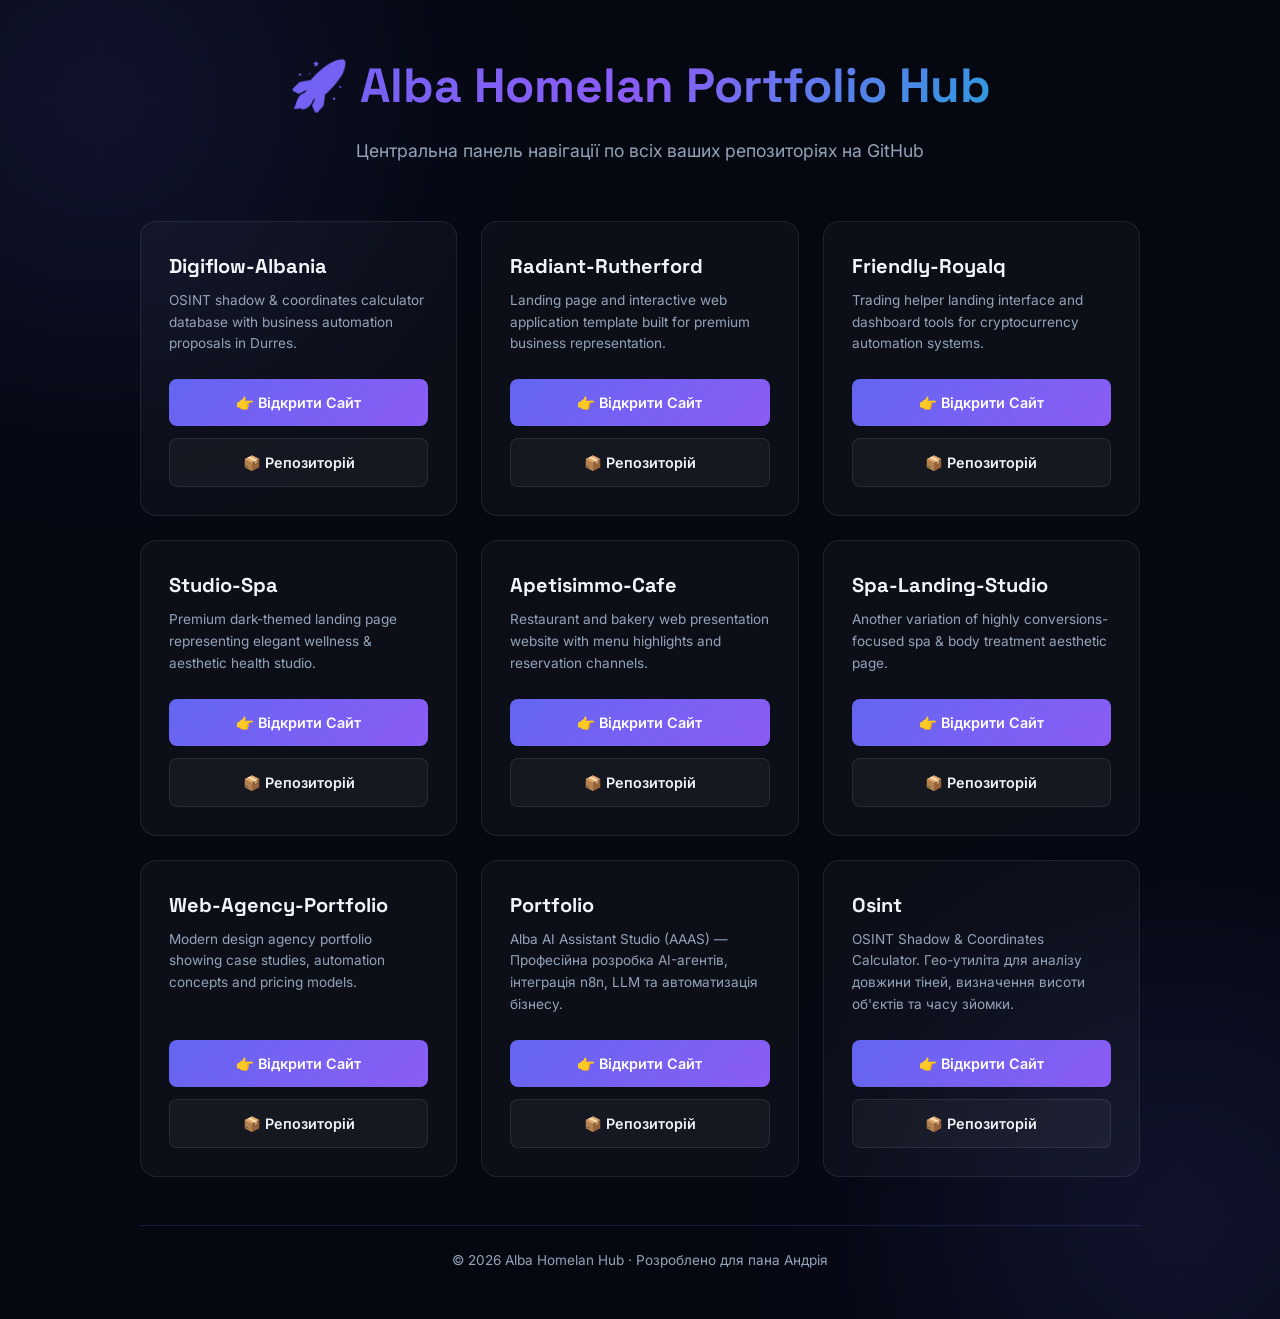
<file: projects.html>
<!DOCTYPE html>
<html lang="uk">
<head>
  <meta charset="UTF-8" />
  <meta name="viewport" content="width=device-width, initial-scale=1.0" />
  <title>Мої Проекти — Alba Homelan Portfolio Hub</title>
  <link rel="preconnect" href="https://fonts.googleapis.com" />
  <link href="https://fonts.googleapis.com/css2?family=Inter:wght@300;400;500;600;700;800&family=Space+Grotesk:wght@500;700&display=swap" rel="stylesheet" />
  <style>
    :root {
      --bg: #050811;
      --bg-2: #080d1a;
      --accent: #6366f1;
      --accent-2: #8b5cf6;
      --text: #f1f5f9;
      --text-muted: #94a3b8;
      --glass: rgba(255,255,255,0.03);
      --glass-border: rgba(255,255,255,0.08);
      --radius: 16px;
      --border: rgba(99,102,241,0.2);
    }
    * { margin:0; padding:0; box-sizing:border-box; }
    body {
      background: var(--bg);
      color: var(--text);
      font-family: 'Inter', sans-serif;
      overflow-x: hidden;
      line-height: 1.6;
      padding: 3rem 1.5rem;
      min-height: 100vh;
      display: flex;
      flex-direction: column;
      align-items: center;
      justify-content: center;
      position: relative;
    }
    .hero-bg {
      position: absolute;
      inset: 0;
      overflow: hidden;
      pointer-events: none;
      z-index: 0;
    }
    .orb {
      position: absolute;
      width: 600px;
      height: 600px;
      border-radius: 50%;
      filter: blur(100px);
      opacity: 0.15;
      background: radial-gradient(circle, var(--accent), transparent);
    }
    .orb-1 { top: -200px; left: -200px; }
    .orb-2 { bottom: -200px; right: -200px; }

    .container {
      max-width: 1000px;
      width: 100%;
      position: relative;
      z-index: 1;
    }
    .header {
      text-align: center;
      margin-bottom: 3.5rem;
    }
    .header h1 {
      font-family: 'Space Grotesk', sans-serif;
      font-size: clamp(2rem, 5vw, 3rem);
      font-weight: 700;
      margin-bottom: 0.75rem;
      background: linear-gradient(135deg, #6366f1, #8b5cf6, #06b6d4);
      -webkit-background-clip: text;
      -webkit-text-fill-color: transparent;
      background-clip: text;
    }
    .header p {
      color: var(--text-muted);
      font-size: 1.1rem;
    }

    .grid {
      display: grid;
      grid-template-columns: repeat(auto-fit, minmax(280px, 1fr));
      gap: 1.5rem;
      margin-bottom: 3rem;
    }
    .card {
      background: var(--glass);
      border: 1px solid var(--glass-border);
      border-radius: var(--radius);
      padding: 1.75rem;
      transition: all 0.3s ease;
      display: flex;
      flex-direction: column;
      justify-content: space-between;
    }
    .card:hover {
      border-color: var(--accent);
      transform: translateY(-4px);
      box-shadow: 0 15px 35px rgba(99, 102, 241, 0.15);
    }
    .card-top h3 {
      font-family: 'Space Grotesk', sans-serif;
      font-size: 1.25rem;
      margin-bottom: 0.5rem;
      text-transform: capitalize;
    }
    .card-top p {
      color: var(--text-muted);
      font-size: 0.85rem;
      margin-bottom: 1.5rem;
    }
    .btn-group {
      display: flex;
      flex-direction: column;
      gap: 0.75rem;
    }
    .btn {
      display: block;
      text-align: center;
      padding: 0.75rem;
      border-radius: 8px;
      font-size: 0.9rem;
      font-weight: 600;
      text-decoration: none;
      transition: all 0.25s ease;
    }
    .btn-primary {
      background: linear-gradient(135deg, var(--accent), var(--accent-2));
      color: #fff;
    }
    .btn-primary:hover {
      box-shadow: 0 5px 15px rgba(99, 102, 241, 0.4);
      transform: translateY(-1px);
    }
    .btn-secondary {
      background: rgba(255,255,255,0.04);
      border: 1px solid var(--glass-border);
      color: var(--text);
    }
    .btn-secondary:hover {
      background: rgba(255,255,255,0.08);
      border-color: var(--accent);
    }
    .footer {
      text-align: center;
      color: var(--text-muted);
      font-size: 0.85rem;
      border-top: 1px solid var(--border);
      padding-top: 1.5rem;
    }
    .footer a {
      color: var(--accent);
      text-decoration: none;
    }
  </style>
</head>
<body>
  <div class="hero-bg">
    <div class="orb orb-1"></div>
    <div class="orb orb-2"></div>
  </div>
  <div class="container">
    <div class="header">
      <h1>🚀 Alba Homelan Portfolio Hub</h1>
      <p>Центральна панель навігації по всіх ваших репозиторіях на GitHub</p>
    </div>
    <div class="grid">
      <!-- 1 -->
      <div class="card">
        <div class="card-top">
          <h3>digiflow-albania</h3>
          <p>OSINT shadow & coordinates calculator database with business automation proposals in Durres.</p>
        </div>
        <div class="btn-group">
          <a class="btn btn-primary" href="https://albahomelan-bot.github.io/digiflow-albania/" target="_blank">👉 Відкрити Сайт</a>
          <a class="btn btn-secondary" href="https://github.com/albahomelan-bot/digiflow-albania" target="_blank">📦 Репозиторій</a>
        </div>
      </div>
      <!-- 2 -->
      <div class="card">
        <div class="card-top">
          <h3>radiant-rutherford</h3>
          <p>Landing page and interactive web application template built for premium business representation.</p>
        </div>
        <div class="btn-group">
          <a class="btn btn-primary" href="https://albahomelan-bot.github.io/radiant-rutherford/" target="_blank">👉 Відкрити Сайт</a>
          <a class="btn btn-secondary" href="https://github.com/albahomelan-bot/radiant-rutherford" target="_blank">📦 Репозиторій</a>
        </div>
      </div>
      <!-- 3 -->
      <div class="card">
        <div class="card-top">
          <h3>friendly-royalq</h3>
          <p>Trading helper landing interface and dashboard tools for cryptocurrency automation systems.</p>
        </div>
        <div class="btn-group">
          <a class="btn btn-primary" href="https://albahomelan-bot.github.io/friendly-royalq/" target="_blank">👉 Відкрити Сайт</a>
          <a class="btn btn-secondary" href="https://github.com/albahomelan-bot/friendly-royalq" target="_blank">📦 Репозиторій</a>
        </div>
      </div>
      <!-- 4 -->
      <div class="card">
        <div class="card-top">
          <h3>studio-spa</h3>
          <p>Premium dark-themed landing page representing elegant wellness & aesthetic health studio.</p>
        </div>
        <div class="btn-group">
          <a class="btn btn-primary" href="https://albahomelan-bot.github.io/studio-spa/" target="_blank">👉 Відкрити Сайт</a>
          <a class="btn btn-secondary" href="https://github.com/albahomelan-bot/studio-spa" target="_blank">📦 Репозиторій</a>
        </div>
      </div>
      <!-- 5 -->
      <div class="card">
        <div class="card-top">
          <h3>apetisimmo-cafe</h3>
          <p>Restaurant and bakery web presentation website with menu highlights and reservation channels.</p>
        </div>
        <div class="btn-group">
          <a class="btn btn-primary" href="https://albahomelan-bot.github.io/apetisimmo-cafe/" target="_blank">👉 Відкрити Сайт</a>
          <a class="btn btn-secondary" href="https://github.com/albahomelan-bot/apetisimmo-cafe" target="_blank">📦 Репозиторій</a>
        </div>
      </div>
      <!-- 6 -->
      <div class="card">
        <div class="card-top">
          <h3>spa-landing-studio</h3>
          <p>Another variation of highly conversions-focused spa & body treatment aesthetic page.</p>
        </div>
        <div class="btn-group">
          <a class="btn btn-primary" href="https://albahomelan-bot.github.io/spa-landing-studio/" target="_blank">👉 Відкрити Сайт</a>
          <a class="btn btn-secondary" href="https://github.com/albahomelan-bot/spa-landing-studio" target="_blank">📦 Репозиторій</a>
        </div>
      </div>
      <!-- 7 -->
      <div class="card">
        <div class="card-top">
          <h3>web-agency-portfolio</h3>
          <p>Modern design agency portfolio showing case studies, automation concepts and pricing models.</p>
        </div>
        <div class="btn-group">
          <a class="btn btn-primary" href="https://albahomelan-bot.github.io/web-agency-portfolio/" target="_blank">👉 Відкрити Сайт</a>
          <a class="btn btn-secondary" href="https://github.com/albahomelan-bot/web-agency-portfolio" target="_blank">📦 Репозиторій</a>
        </div>
      </div>
      <!-- 8 -->
      <div class="card">
        <div class="card-top">
          <h3>portfolio</h3>
          <p>Alba AI Assistant Studio (AAAS) — Професійна розробка AI-агентів, інтеграція n8n, LLM та автоматизація бізнесу.</p>
        </div>
        <div class="btn-group">
          <a class="btn btn-primary" href="https://aaastudio.netlify.app/" target="_blank">👉 Відкрити Сайт</a>
          <a class="btn btn-secondary" href="https://github.com/albahomelan-bot/portfolio" target="_blank">📦 Репозиторій</a>
        </div>
      </div>
      <!-- 9 -->
      <div class="card">
        <div class="card-top">
          <h3>osint</h3>
          <p>OSINT Shadow & Coordinates Calculator. Гео-утиліта для аналізу довжини тіней, визначення висоти об'єктів та часу зйомки.</p>
        </div>
        <div class="btn-group">
          <a class="btn btn-primary" href="https://albahomelan-bot.github.io/osint/" target="_blank">👉 Відкрити Сайт</a>
          <a class="btn btn-secondary" href="https://github.com/albahomelan-bot/osint" target="_blank">📦 Репозиторій</a>
        </div>
      </div>
    </div>
    <div class="footer">
      <p>© 2026 Alba Homelan Hub · Розроблено для пана Андрія</p>
    </div>
  </div>
</body>
</html>
</file>
<file: style.css>
/* === DigiFlow Albania === */
:root {
  --bg: #050811;
  --bg-2: #080d1a;
  --bg-3: #0d1428;
  --accent: #6366f1;
  --accent-2: #8b5cf6;
  --accent-3: #06b6d4;
  --gold: #f59e0b;
  --text: #f1f5f9;
  --text-muted: #94a3b8;
  --border: rgba(99,102,241,0.2);
  --glass: rgba(255,255,255,0.03);
  --glass-border: rgba(255,255,255,0.08);
  --radius: 16px;
  --radius-sm: 8px;
  --shadow: 0 25px 50px rgba(0,0,0,0.5);
}
*{margin:0;padding:0;box-sizing:border-box;}
html{scroll-behavior:smooth;}
body{background:var(--bg);color:var(--text);font-family:'Inter',sans-serif;overflow-x:hidden;line-height:1.6;}
a{color:inherit;text-decoration:none;}

/* NAVBAR */
.navbar{position:fixed;top:0;left:0;right:0;z-index:100;padding:1rem 0;transition:all 0.3s ease;border-bottom:1px solid transparent;}
.navbar.scrolled{background:rgba(5,8,17,0.95);backdrop-filter:blur(20px);border-bottom-color:var(--border);}
.nav-container{max-width:1400px;margin:0 auto;padding:0 2rem;display:flex;align-items:center;justify-content:space-between;}
.nav-logo{display:flex;align-items:center;gap:0.5rem;font-family:'Space Grotesk',sans-serif;font-weight:700;font-size:1.3rem;}
.logo-icon{font-size:1.5rem;}
.logo-accent{color:var(--accent);}
.nav-links{display:flex;gap:2rem;}
.nav-links a{color:var(--text-muted);font-size:0.9rem;font-weight:500;transition:color 0.3s;position:relative;}
.nav-links a::after{content:'';position:absolute;bottom:-4px;left:0;width:0;height:2px;background:var(--accent);transition:width 0.3s;}
.nav-links a:hover{color:var(--text);}
.nav-links a:hover::after{width:100%;}
.nav-cta{background:var(--accent);color:#fff;padding:0.6rem 1.5rem;border-radius:50px;font-size:0.9rem;font-weight:600;transition:all 0.3s;}
.nav-cta:hover{background:var(--accent-2);transform:translateY(-1px);box-shadow:0 10px 30px rgba(99,102,241,0.4);}

/* HERO */
.hero{min-height:100vh;display:flex;flex-direction:column;align-items:center;justify-content:center;position:relative;text-align:center;padding:6rem 2rem 4rem;}
.hero-bg{position:absolute;inset:0;overflow:hidden;}
.hero-orb{position:absolute;border-radius:50%;filter:blur(80px);opacity:0.15;}
.hero-orb-1{width:600px;height:600px;background:radial-gradient(circle,#6366f1,transparent);top:-200px;left:-200px;animation:orb-float 8s ease-in-out infinite;}
.hero-orb-2{width:500px;height:500px;background:radial-gradient(circle,#8b5cf6,transparent);bottom:-150px;right:-150px;animation:orb-float 10s ease-in-out infinite reverse;}
.hero-orb-3{width:400px;height:400px;background:radial-gradient(circle,#06b6d4,transparent);top:50%;left:50%;transform:translate(-50%,-50%);animation:orb-float 12s ease-in-out infinite;}
@keyframes orb-float{0%,100%{transform:translateY(0) scale(1);}50%{transform:translateY(-30px) scale(1.05);}}
.hero-content{position:relative;z-index:1;max-width:900px;}
.hero-badge{display:inline-flex;align-items:center;gap:0.5rem;background:rgba(99,102,241,0.15);border:1px solid var(--border);padding:0.5rem 1rem;border-radius:50px;font-size:0.85rem;color:var(--text-muted);margin-bottom:2rem;}
.badge-dot{width:8px;height:8px;background:#22c55e;border-radius:50%;animation:pulse 2s infinite;}
@keyframes pulse{0%,100%{opacity:1;}50%{opacity:0.4;}}
.hero-title{font-family:'Space Grotesk',sans-serif;font-size:clamp(2.5rem,6vw,4.5rem);font-weight:800;line-height:1.1;margin-bottom:1.5rem;letter-spacing:-0.02em;}
.gradient-text{background:linear-gradient(135deg,#6366f1,#8b5cf6,#06b6d4);-webkit-background-clip:text;-webkit-text-fill-color:transparent;background-clip:text;}
.hero-subtitle{font-size:clamp(1rem,2vw,1.25rem);color:var(--text-muted);margin-bottom:2.5rem;max-width:600px;margin-left:auto;margin-right:auto;}
.hero-subtitle strong{color:var(--accent-3);}
.hero-actions{display:flex;gap:1rem;justify-content:center;flex-wrap:wrap;margin-bottom:3rem;}
.btn-primary{display:inline-flex;align-items:center;gap:0.5rem;background:linear-gradient(135deg,var(--accent),var(--accent-2));color:#fff;padding:0.9rem 2rem;border-radius:50px;font-weight:600;font-size:1rem;transition:all 0.3s;border:none;cursor:pointer;}
.btn-primary:hover{transform:translateY(-2px);box-shadow:0 20px 40px rgba(99,102,241,0.4);}
.btn-arrow{transition:transform 0.3s;}
.btn-primary:hover .btn-arrow{transform:translateX(4px);}
.btn-ghost{display:inline-flex;align-items:center;gap:0.5rem;background:transparent;border:1px solid var(--glass-border);color:var(--text);padding:0.9rem 2rem;border-radius:50px;font-weight:600;font-size:1rem;transition:all 0.3s;cursor:pointer;}
.btn-ghost:hover{border-color:var(--accent);color:var(--accent);background:rgba(99,102,241,0.05);}
.btn-full{width:100%;justify-content:center;}
.hero-stats{display:flex;align-items:center;gap:2rem;justify-content:center;flex-wrap:wrap;}
.stat{text-align:center;}
.stat-num{display:block;font-size:2rem;font-weight:800;font-family:'Space Grotesk',sans-serif;background:linear-gradient(135deg,#6366f1,#8b5cf6);-webkit-background-clip:text;-webkit-text-fill-color:transparent;background-clip:text;}
.stat-label{font-size:0.8rem;color:var(--text-muted);text-transform:uppercase;letter-spacing:0.05em;}
.stat-divider{width:1px;height:40px;background:var(--border);}

/* CONTAINER */
.container{max-width:1400px;margin:0 auto;padding:0 2rem;}
.section-header{text-align:center;margin-bottom:3rem;}
.section-tag{display:inline-block;background:rgba(99,102,241,0.15);border:1px solid var(--border);color:var(--accent);padding:0.3rem 1rem;border-radius:50px;font-size:0.8rem;font-weight:600;letter-spacing:0.1em;text-transform:uppercase;margin-bottom:1rem;}
.section-header h2{font-family:'Space Grotesk',sans-serif;font-size:clamp(2rem,4vw,3rem);font-weight:700;margin-bottom:1rem;}
.section-header p{color:var(--text-muted);font-size:1.1rem;max-width:600px;margin:0 auto;}

/* SERVICES */
.services{padding:6rem 0;background:var(--bg-2);}
.services-grid{display:grid;grid-template-columns:repeat(auto-fit,minmax(280px,1fr));gap:1.5rem;}
.service-card{background:var(--glass);border:1px solid var(--glass-border);border-radius:var(--radius);padding:2rem;position:relative;transition:all 0.3s;overflow:hidden;}
.service-card::before{content:'';position:absolute;inset:0;background:linear-gradient(135deg,rgba(99,102,241,0.05),transparent);opacity:0;transition:opacity 0.3s;}
.service-card:hover{border-color:var(--accent);transform:translateY(-4px);box-shadow:0 20px 40px rgba(99,102,241,0.15);}
.service-card:hover::before{opacity:1;}
.service-featured{border-color:var(--accent);background:linear-gradient(135deg,rgba(99,102,241,0.1),rgba(139,92,246,0.05));}
.service-badge-featured{position:absolute;top:1rem;right:1rem;background:linear-gradient(135deg,var(--gold),#f97316);color:#000;padding:0.3rem 0.8rem;border-radius:50px;font-size:0.75rem;font-weight:700;}
.service-icon{font-size:2.5rem;margin-bottom:1rem;}
.service-card h3{font-family:'Space Grotesk',sans-serif;font-size:1.3rem;font-weight:700;margin-bottom:0.75rem;}
.service-card p{color:var(--text-muted);font-size:0.95rem;margin-bottom:1.5rem;}
.service-features{list-style:none;margin-bottom:1.5rem;}
.service-features li{color:var(--text-muted);font-size:0.9rem;padding:0.3rem 0;display:flex;align-items:center;gap:0.5rem;}
.service-features li::before{content:'✓';color:var(--accent-3);font-weight:700;}
.service-price{font-family:'Space Grotesk',sans-serif;font-size:1.5rem;font-weight:700;color:var(--accent);}

/* HOW IT WORKS */
.how-it-works{padding:6rem 0;}
.steps-grid{display:flex;align-items:center;gap:1rem;flex-wrap:wrap;justify-content:center;}
.step{background:var(--glass);border:1px solid var(--glass-border);border-radius:var(--radius);padding:2rem;max-width:220px;text-align:center;transition:all 0.3s;}
.step:hover{border-color:var(--accent);transform:translateY(-4px);}
.step-num{font-family:'Space Grotesk',sans-serif;font-size:3rem;font-weight:800;background:linear-gradient(135deg,var(--accent),var(--accent-2));-webkit-background-clip:text;-webkit-text-fill-color:transparent;background-clip:text;line-height:1;margin-bottom:1rem;}
.step h3{font-weight:700;margin-bottom:0.5rem;}
.step p{color:var(--text-muted);font-size:0.9rem;}
.step-arrow{font-size:1.5rem;color:var(--text-muted);}

/* COMPANIES */
.companies-section{padding:6rem 0;background:var(--bg-2);}
.filter-bar{display:flex;gap:0.4rem;flex-wrap:wrap;margin-bottom:1.25rem;}
.filter-btn{background:var(--glass);border:1px solid var(--glass-border);color:var(--text-muted);padding:0.4rem 0.85rem;border-radius:50px;font-size:0.8rem;cursor:pointer;transition:all 0.3s;}
.filter-btn:hover,.filter-btn.active{background:var(--accent);border-color:var(--accent);color:#fff;}
.search-bar{display:flex;align-items:center;gap:0.75rem;background:var(--glass);border:1px solid var(--glass-border);border-radius:var(--radius-sm);padding:0.6rem 1rem;margin-bottom:1.25rem;}
.search-bar input{background:none;border:none;outline:none;color:var(--text);font-size:0.9rem;flex:1;font-family:'Inter',sans-serif;}
.search-bar input::placeholder{color:var(--text-muted);}
/* TABLE — compact, no horizontal scroll */
.table-wrapper{border-radius:var(--radius);border:1px solid var(--glass-border);overflow:hidden;}
.companies-table{width:100%;border-collapse:collapse;font-size:0.78rem;table-layout:fixed;}
.companies-table thead{background:rgba(99,102,241,0.1);}
.companies-table th{padding:0.65rem 0.6rem;text-align:left;font-weight:600;color:var(--text-muted);text-transform:uppercase;font-size:0.68rem;letter-spacing:0.04em;white-space:nowrap;border-bottom:1px solid var(--border);overflow:hidden;}
.companies-table td{padding:0.55rem 0.6rem;border-bottom:1px solid rgba(255,255,255,0.04);vertical-align:middle;overflow:hidden;text-overflow:ellipsis;white-space:nowrap;}
.companies-table tr:hover td{background:rgba(99,102,241,0.06);}
.companies-table tr:last-child td{border-bottom:none;}
/* Column widths */
.col-num{width:36px;}
.col-name{width:16%;}
.col-sector{width:10%;}
.col-location{width:12%;}
.col-phone{width:12%;}
.col-email{width:14%;}
.col-site{width:10%;}
.col-status{width:7%;}
.col-potential{width:9%;}
.col-action{width:7%;}
.sector-badge{display:inline-block;padding:0.18rem 0.55rem;border-radius:50px;font-size:0.7rem;font-weight:600;white-space:nowrap;}
.badge-hotel{background:rgba(6,182,212,0.15);color:#06b6d4;}
.badge-logistics{background:rgba(99,102,241,0.15);color:#818cf8;}
.badge-construction{background:rgba(245,158,11,0.15);color:#f59e0b;}
.badge-restaurant{background:rgba(239,68,68,0.15);color:#f87171;}
.badge-legal{background:rgba(139,92,246,0.15);color:#a78bfa;}
.badge-medical{background:rgba(34,197,94,0.15);color:#4ade80;}
.badge-realestate{background:rgba(249,115,22,0.15);color:#fb923c;}
.badge-it{background:rgba(14,165,233,0.15);color:#38bdf8;}
.badge-manufacturing{background:rgba(168,85,247,0.15);color:#c084fc;}
.site-badge{display:inline-block;padding:0.18rem 0.5rem;border-radius:50px;font-size:0.68rem;font-weight:600;white-space:nowrap;}
.site-has{background:rgba(34,197,94,0.15);color:#4ade80;}
.site-weak{background:rgba(245,158,11,0.15);color:#fbbf24;}
.site-none{background:rgba(239,68,68,0.15);color:#f87171;}
.potential-bar{width:100%;background:rgba(255,255,255,0.1);border-radius:3px;height:5px;}
.potential-fill{height:100%;border-radius:3px;background:linear-gradient(90deg,var(--accent),var(--accent-2));}
.potential-label{font-size:0.68rem;color:var(--text-muted);}
.table-action-btn{background:linear-gradient(135deg,var(--accent),var(--accent-2));color:#fff;border:none;padding:0.3rem 0.65rem;border-radius:50px;font-size:0.72rem;cursor:pointer;font-weight:600;transition:all 0.3s;white-space:nowrap;}
.table-action-btn:hover{transform:translateY(-1px);box-shadow:0 5px 15px rgba(99,102,241,0.4);}

/* PROPOSALS */
.proposals-section{padding:6rem 0;}
.proposals-grid{display:grid;grid-template-columns:repeat(auto-fill,minmax(320px,1fr));gap:1.5rem;}
.proposal-card{background:var(--glass);border:1px solid var(--glass-border);border-radius:var(--radius);padding:1.75rem;transition:all 0.3s;cursor:pointer;position:relative;overflow:hidden;}
.proposal-card::before{content:'';position:absolute;top:0;left:0;right:0;height:3px;background:linear-gradient(90deg,var(--accent),var(--accent-2),var(--accent-3));}
.proposal-card:hover{border-color:var(--accent);transform:translateY(-4px);box-shadow:0 20px 40px rgba(99,102,241,0.15);}
.proposal-num{font-size:0.75rem;color:var(--text-muted);margin-bottom:0.5rem;font-weight:600;}
.proposal-company{font-family:'Space Grotesk',sans-serif;font-weight:700;font-size:1.1rem;margin-bottom:0.25rem;}
.proposal-sector{font-size:0.8rem;color:var(--text-muted);margin-bottom:1rem;}
.proposal-teaser{color:var(--text-muted);font-size:0.9rem;line-height:1.6;margin-bottom:1.25rem;display:-webkit-box;-webkit-line-clamp:3;-webkit-box-orient:vertical;overflow:hidden;}
.proposal-tags{display:flex;gap:0.5rem;flex-wrap:wrap;margin-bottom:1.25rem;}
.proposal-tag{background:rgba(99,102,241,0.1);border:1px solid var(--border);color:var(--accent);padding:0.2rem 0.6rem;border-radius:50px;font-size:0.72rem;}
.proposal-price{font-family:'Space Grotesk',sans-serif;font-size:1.2rem;font-weight:700;color:var(--accent);margin-bottom:1rem;}
.proposal-view-btn{width:100%;background:transparent;border:1px solid var(--border);color:var(--text);padding:0.6rem;border-radius:var(--radius-sm);cursor:pointer;font-size:0.9rem;transition:all 0.3s;}
.proposal-view-btn:hover{background:var(--accent);border-color:var(--accent);color:#fff;}

/* MODAL */
.modal-overlay{position:fixed;inset:0;background:rgba(0,0,0,0.85);backdrop-filter:blur(10px);z-index:1000;display:none;align-items:center;justify-content:center;padding:2rem;}
.modal-overlay.active{display:flex;}
.modal{background:var(--bg-3);border:1px solid var(--border);border-radius:var(--radius);max-width:700px;width:100%;max-height:90vh;overflow-y:auto;position:relative;animation:modal-in 0.3s ease;}
@keyframes modal-in{from{opacity:0;transform:scale(0.95);}to{opacity:1;transform:scale(1);}}
.modal-close{position:absolute;top:1rem;right:1rem;background:rgba(255,255,255,0.1);border:none;color:var(--text);width:36px;height:36px;border-radius:50%;cursor:pointer;font-size:1rem;transition:all 0.3s;}
.modal-close:hover{background:var(--accent);}
.modal-content{padding:2.5rem;}
.modal-header{margin-bottom:2rem;}
.modal-company-name{font-family:'Space Grotesk',sans-serif;font-size:1.8rem;font-weight:800;margin-bottom:0.5rem;}
.modal-sector{color:var(--text-muted);font-size:0.9rem;}
.modal-contacts{display:grid;grid-template-columns:1fr 1fr;gap:0.75rem;margin-bottom:2rem;padding:1.5rem;background:rgba(99,102,241,0.05);border:1px solid var(--border);border-radius:var(--radius-sm);}
.modal-contact-item{font-size:0.85rem;}
.modal-contact-label{color:var(--text-muted);margin-bottom:0.2rem;font-size:0.75rem;text-transform:uppercase;letter-spacing:0.05em;}
.modal-contact-value{color:var(--text);font-weight:500;}
.modal-contact-value a{color:var(--accent);}
.modal-section-title{font-weight:700;margin-bottom:0.75rem;color:var(--text);font-size:1rem;}
.modal-proposal-text{color:var(--text-muted);line-height:1.7;margin-bottom:2rem;font-size:0.95rem;}
.modal-site-structure{margin-bottom:2rem;}
.modal-site-pages{display:flex;flex-wrap:wrap;gap:0.5rem;margin-bottom:1.5rem;}
.modal-site-page{background:rgba(6,182,212,0.1);border:1px solid rgba(6,182,212,0.2);color:var(--accent-3);padding:0.3rem 0.8rem;border-radius:50px;font-size:0.8rem;}
.modal-automations{margin-bottom:2rem;}
.modal-automation-list{display:flex;flex-direction:column;gap:0.5rem;}
.modal-automation-item{display:flex;align-items:center;gap:0.75rem;background:rgba(139,92,246,0.05);border:1px solid rgba(139,92,246,0.1);padding:0.75rem;border-radius:var(--radius-sm);font-size:0.9rem;}
.auto-icon{font-size:1.2rem;}
.modal-cta{background:linear-gradient(135deg,var(--accent),var(--accent-2));color:#fff;padding:1rem 2rem;border-radius:var(--radius-sm);font-weight:600;width:100%;border:none;cursor:pointer;font-size:1rem;transition:all 0.3s;}
.modal-cta:hover{transform:translateY(-2px);box-shadow:0 10px 30px rgba(99,102,241,0.4);}

/* CONTACT */
.contact-section{padding:6rem 0;background:var(--bg-2);}
.contact-wrapper{display:grid;grid-template-columns:1fr 1fr;gap:4rem;align-items:start;}
@media(max-width:768px){.contact-wrapper{grid-template-columns:1fr;}.modal-contacts{grid-template-columns:1fr;}.steps-grid{flex-direction:column;}.step-arrow{transform:rotate(90deg);}}
.contact-info h2{font-family:'Space Grotesk',sans-serif;font-size:2.5rem;font-weight:700;line-height:1.2;margin:1rem 0;}
.contact-info p{color:var(--text-muted);margin-bottom:2rem;}
.contact-details{display:flex;flex-direction:column;gap:1rem;}
.contact-item{display:flex;align-items:center;gap:1rem;padding:1rem;background:var(--glass);border:1px solid var(--glass-border);border-radius:var(--radius-sm);transition:border-color 0.3s;}
.contact-item:hover{border-color:var(--accent);}
.contact-icon{font-size:1.5rem;}
.contact-label{display:block;font-size:0.75rem;color:var(--text-muted);text-transform:uppercase;letter-spacing:0.05em;margin-bottom:0.2rem;}
.contact-item a{color:var(--accent);font-weight:500;}
.contact-form-wrapper{background:var(--glass);border:1px solid var(--glass-border);border-radius:var(--radius);padding:2rem;}
.contact-form h3{font-family:'Space Grotesk',sans-serif;font-size:1.3rem;font-weight:700;margin-bottom:1.5rem;}
.form-group{margin-bottom:1.25rem;}
.form-group label{display:block;font-size:0.85rem;color:var(--text-muted);margin-bottom:0.5rem;font-weight:500;}
.form-group input,.form-group select,.form-group textarea{width:100%;background:rgba(255,255,255,0.05);border:1px solid var(--glass-border);border-radius:var(--radius-sm);padding:0.75rem 1rem;color:var(--text);font-size:0.95rem;font-family:'Inter',sans-serif;transition:border-color 0.3s;outline:none;}
.form-group input:focus,.form-group select:focus,.form-group textarea:focus{border-color:var(--accent);}
.form-group select option{background:var(--bg-3);}
.form-group textarea{resize:vertical;}

/* FOOTER */
.footer{background:var(--bg);border-top:1px solid var(--border);padding:4rem 0 2rem;}
.footer-content{display:grid;grid-template-columns:2fr 1fr 1fr;gap:3rem;margin-bottom:3rem;}
.footer-brand .logo-text{font-family:'Space Grotesk',sans-serif;font-weight:700;font-size:1.2rem;}
.footer-brand p{color:var(--text-muted);font-size:0.9rem;margin-top:1rem;max-width:300px;}
.footer-links h4{font-weight:600;margin-bottom:1.5rem;color:var(--text);}
.footer-links{display:flex;flex-direction:column;gap:0.75rem;}
.footer-links a{color:var(--text-muted);font-size:0.9rem;transition:color 0.3s;}
.footer-links a:hover{color:var(--accent);}
.footer-bottom{border-top:1px solid var(--border);padding-top:2rem;display:flex;justify-content:space-between;align-items:center;flex-wrap:wrap;gap:1rem;}
.footer-bottom p{color:var(--text-muted);font-size:0.85rem;}

/* SCROLLBAR */
::-webkit-scrollbar{width:8px;height:8px;}
::-webkit-scrollbar-track{background:var(--bg);}
::-webkit-scrollbar-thumb{background:var(--border);border-radius:4px;}
::-webkit-scrollbar-thumb:hover{background:var(--accent);}

/* LANGUAGE SWITCHER */
.lang-switcher{display:flex;align-items:center;gap:0.3rem;background:rgba(255,255,255,0.04);border:1px solid var(--glass-border);border-radius:50px;padding:0.3rem;}
.lang-btn{background:transparent;border:none;color:var(--text-muted);padding:0.35rem 0.7rem;border-radius:50px;font-size:0.8rem;font-weight:600;cursor:pointer;transition:all 0.25s ease;white-space:nowrap;font-family:'Inter',sans-serif;letter-spacing:0.02em;}
.lang-btn:hover{color:var(--text);background:rgba(255,255,255,0.07);}
.lang-btn.active{background:linear-gradient(135deg,var(--accent),var(--accent-2));color:#fff;box-shadow:0 4px 15px rgba(99,102,241,0.4);}

/* SCROLL TO TOP */
.scroll-top{position:fixed;bottom:2rem;right:2rem;width:52px;height:52px;background:linear-gradient(135deg,var(--accent),var(--accent-2));border:none;border-radius:50%;color:#fff;cursor:pointer;display:flex;align-items:center;justify-content:center;z-index:999;box-shadow:0 8px 25px rgba(99,102,241,0.5);transition:all 0.35s cubic-bezier(0.34,1.56,0.64,1);opacity:0;transform:translateY(20px) scale(0.8);pointer-events:none;}
.scroll-top.visible{opacity:1;transform:translateY(0) scale(1);pointer-events:all;}
.scroll-top:hover{transform:translateY(-4px) scale(1.1);box-shadow:0 16px 40px rgba(99,102,241,0.6);}
.scroll-top:active{transform:scale(0.95);}
.scroll-top svg{transition:transform 0.2s;}
.scroll-top:hover svg{transform:translateY(-2px);}

/* Responsive nav */
@media(max-width:900px){
  .nav-links{display:none;}
  .lang-switcher{gap:0.2rem;padding:0.2rem;}
  .lang-btn{padding:0.3rem 0.5rem;font-size:0.75rem;}
}

/* THEME SWITCHER BUTTON */
.theme-switcher{display:flex;align-items:center;gap:0.25rem;background:rgba(255,255,255,0.04);border:1px solid var(--glass-border);border-radius:50px;padding:0.3rem;}
.theme-btn{background:transparent;border:none;color:var(--text-muted);padding:0.3rem 0.6rem;border-radius:50px;font-size:0.85rem;cursor:pointer;transition:all 0.25s ease;font-family:'Inter',sans-serif;}
.theme-btn:hover{background:rgba(255,255,255,0.07);}
.theme-btn.active{background:linear-gradient(135deg,var(--accent),var(--accent-2));box-shadow:0 4px 12px rgba(99,102,241,0.4);}

/* LIGHT THEME */
body.theme-light{
  --bg:#f8fafc; --bg-2:#f1f5f9; --bg-3:#e2e8f0;
  --text:#0f172a; --text-muted:#64748b;
  --border:rgba(99,102,241,0.2);
  --glass:rgba(255,255,255,0.8); --glass-border:rgba(99,102,241,0.15);
}
body.theme-light .navbar.scrolled{background:rgba(248,250,252,0.95);}
body.theme-light .companies-table tr:hover td{background:rgba(99,102,241,0.04);}
body.theme-light .modal{background:#fff;}
body.theme-light .hero-orb{opacity:0.08;}

/* BLACK THEME */
body.theme-black{
  --bg:#000000; --bg-2:#050505; --bg-3:#0a0a0a;
  --glass:rgba(255,255,255,0.02); --glass-border:rgba(255,255,255,0.06);
}
body.theme-black .hero-orb{opacity:0.1;}

/* RESPONSIVE TABLE (CARD LAYOUT FOR MOBILE) */
@media (max-width: 900px) {
  .companies-table {
    display: block;
    width: 100%;
  }
  .companies-table thead {
    display: none; /* Hide header columns */
  }
  .companies-table tbody {
    display: block;
    width: 100%;
  }
  .companies-table tr {
    display: block;
    background: var(--glass);
    border: 1px solid var(--glass-border);
    border-radius: var(--radius);
    padding: 1.25rem;
    margin-bottom: 1.25rem;
    box-shadow: 0 4px 15px rgba(0,0,0,0.15);
  }
  .companies-table tr:hover td {
    background: transparent !important;
  }
  .companies-table td {
    display: flex !important;
    justify-content: space-between;
    align-items: center;
    padding: 0.75rem 0 !important;
    border-bottom: 1px solid rgba(255, 255, 255, 0.05);
    font-size: 0.9rem;
    white-space: normal !important;
    text-align: right;
    width: 100% !important;
    box-sizing: border-box;
  }
  .companies-table td:last-child {
    border-bottom: none !important;
    padding-top: 1rem !important;
    justify-content: center;
  }
  .companies-table td::before {
    content: attr(data-label);
    font-weight: 700;
    color: var(--text-muted);
    text-transform: uppercase;
    font-size: 0.75rem;
    letter-spacing: 0.05em;
    text-align: left;
    margin-right: 1.5rem;
  }
  .companies-table td.col-name strong {
    font-size: 1.05rem;
    color: var(--text);
  }
  .companies-table td.col-potential {
    gap: 1rem;
    justify-content: flex-end;
  }
  .companies-table td.col-potential .potential-bar {
    width: 100px;
    margin: 0;
  }
  .companies-table td.col-action {
    display: block !important;
    text-align: center;
  }
  .companies-table td.col-action .table-action-btn {
    width: 100%;
    padding: 0.75rem;
    font-size: 0.85rem;
    border-radius: var(--radius-sm);
  }
  .table-wrapper {
    border: none;
    background: transparent;
  }
}
</file>
